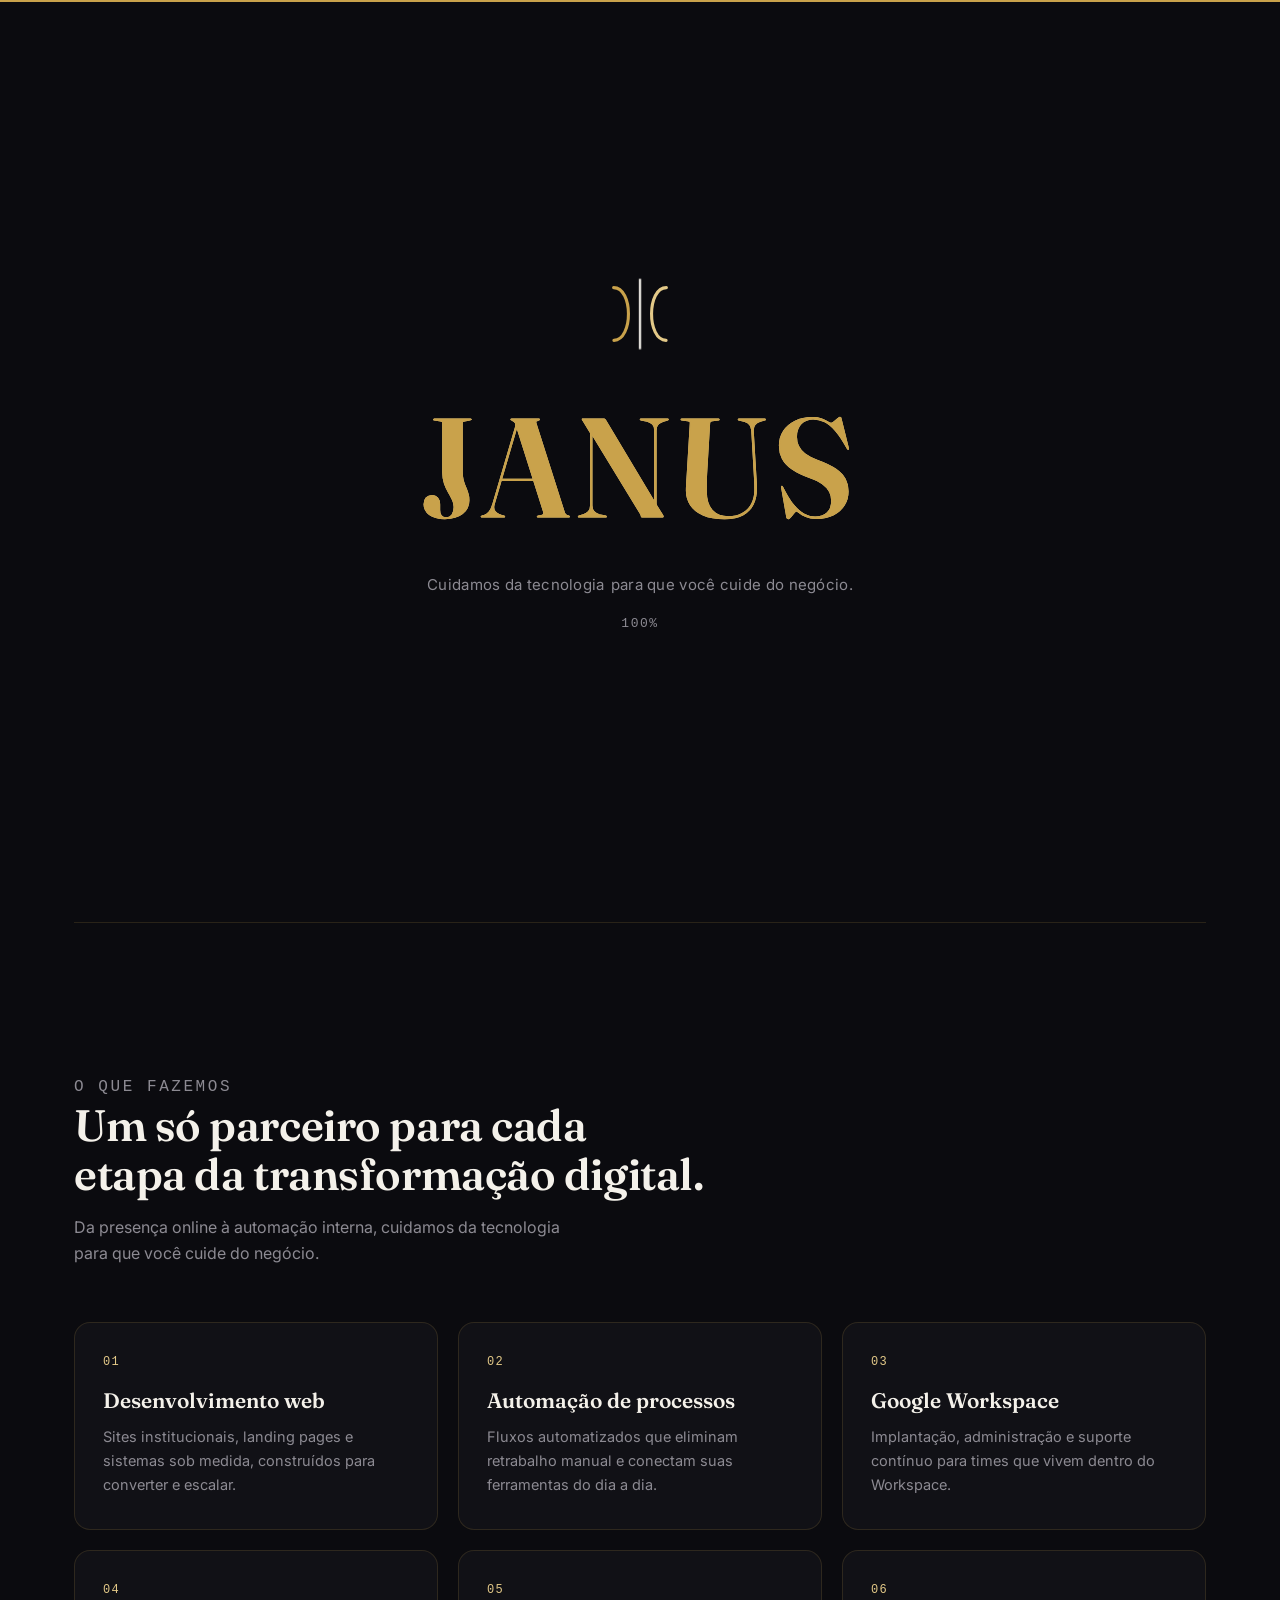
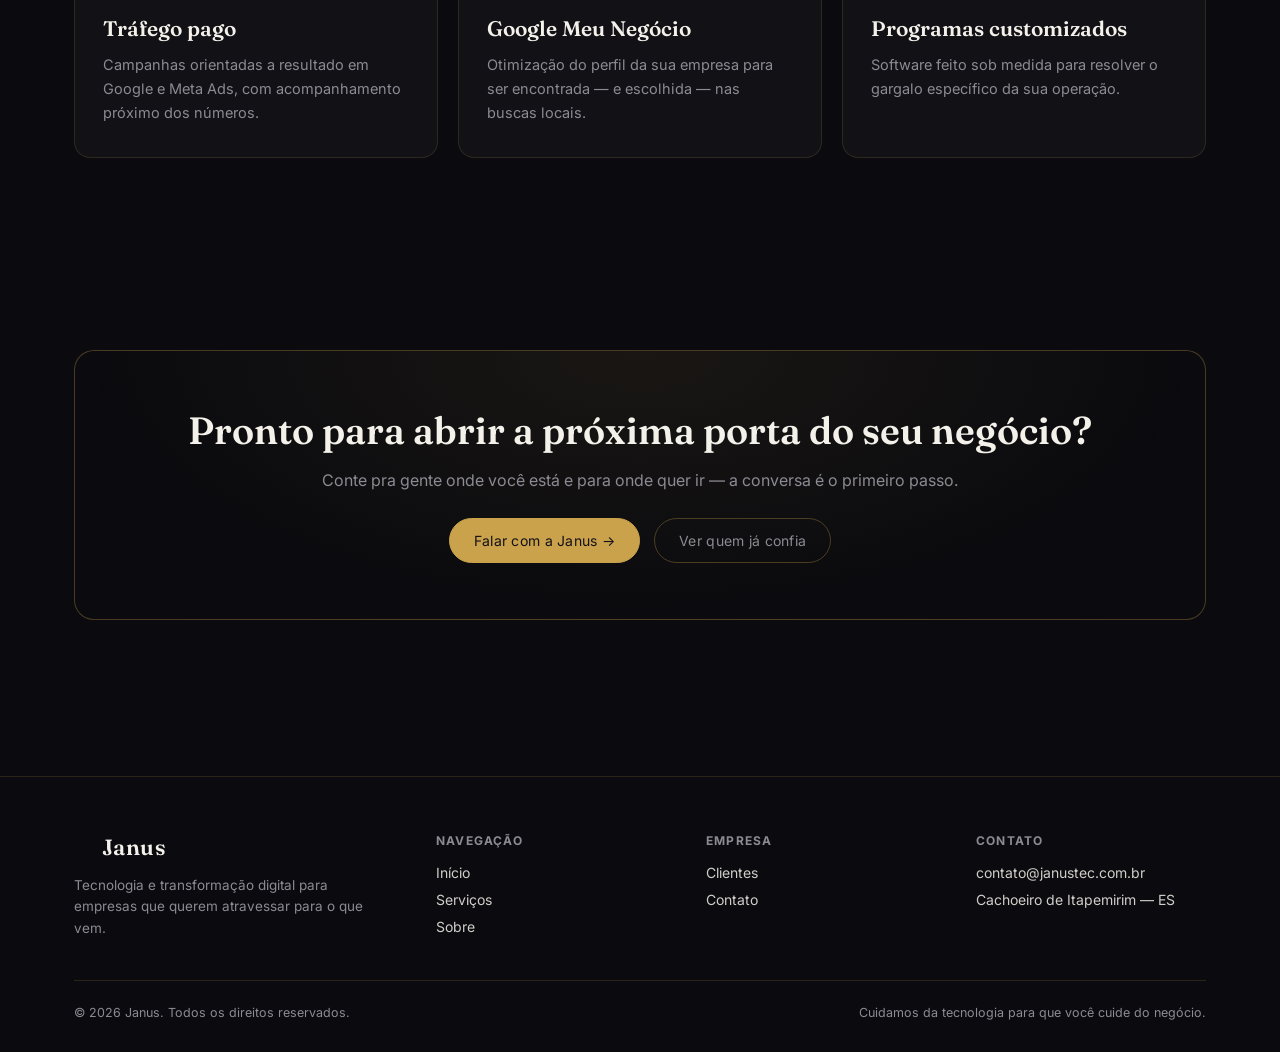
<file: index.html>
<!doctype html><html><head><meta charset=utf8><meta name=viewport content="width=device-width,initial-scale=1"><style>:root{color-scheme:light}body{margin:0;padding:0;font:14px -apple-system,BlinkMacSystemFont,sans-serif;background:#fff;color:#000}img{max-width:100%}[hidden]:not([hidden=until-found i]){display:none!important}</style></head><body>
<!doctype html>
<html lang="pt-BR" data-theme="dark">
<script>(function(){try{var t=localStorage.getItem('janus-theme');if(t==='light'){document.documentElement.setAttribute('data-theme','light');}}catch(e){}})();</script>
<head>
<meta charset="utf-8">
<meta name="viewport" content="width=device-width, initial-scale=1">
<title>Janus — Tecnologia e Transformação Digital</title>
<meta name="description" content="Janus: infraestrutura, automação, desenvolvimento web e transformação digital sob medida para o seu negócio, em Cachoeiro de Itapemirim - ES.">
<link rel="stylesheet" href="https://fonts.googleapis.com/css2?family=Fraunces:opsz,wght@9..144,500;9..144,600&family=Inter:wght@400;500;600&display=swap">
<link rel="icon" href="favicon.ico" sizes="32x32">
<link rel="icon" type="image/svg+xml" href="favicon.svg">
<link rel="icon" type="image/png" sizes="192x192" href="favicon-192.png">
<link rel="apple-touch-icon" href="apple-touch-icon.png">
<link rel="stylesheet" href="styles.css">
<style>
/* ---------- Preloader (home only) ---------- */
#preloader{
  position:fixed; inset:0; z-index:100;
  display:flex; align-items:center; justify-content:center;
  background:var(--bg);
  transition:transform 900ms cubic-bezier(.65,0,.35,1);
}
#preloader::after{
  content:"";
  position:absolute; left:0; right:0; top:0; height:2px;
  background:var(--gold);
  transform-origin:left;
  transform:scaleX(var(--progress,0));
  transition:transform 120ms linear;
}
#preloader.leaving{ transform:translateY(-100%); }
.pre-center{ display:flex; flex-direction:column; align-items:center; gap:22px }
.logo-draw{ width:clamp(48px,9vw,88px); height:auto; overflow:visible }
.logo-draw path{
  fill:none; stroke-width:1.4; stroke-linecap:round;
  stroke-dasharray:1; stroke-dashoffset:1;
  animation:drawLogo 2s linear forwards;
}
.logo-draw path.a{ stroke:var(--gold) }
.logo-draw path.b{ stroke:var(--gold-soft) }
.logo-draw line{ stroke:var(--fg); stroke-width:1; opacity:0; animation:fadeLine 2s linear forwards }
@keyframes drawLogo{ from{ stroke-dashoffset:1 } to{ stroke-dashoffset:0 } }
@keyframes fadeLine{ from{ opacity:0 } to{ opacity:1 } }
.mark{
  position:relative;
  font-family:'Fraunces',Georgia,serif; font-weight:600;
  font-size:clamp(48px,12vw,140px);
  letter-spacing:0.04em;
  -webkit-text-stroke:1px var(--gold-soft);
  color:transparent; user-select:none;
}
.mark .fill{
  position:absolute; inset:0; color:var(--gold);
  -webkit-text-stroke:1px var(--gold);
  clip-path:inset(0 100% 0 0); white-space:nowrap;
  animation:fillName 2s linear forwards;
}
@keyframes fillName{ from{ clip-path:inset(0 100% 0 0) } to{ clip-path:inset(0 0 0 0) } }
.tagline{
  margin:0;
  display:flex; flex-direction:row; flex-wrap:wrap; justify-content:center;
  gap:0 6px;
  font-family:'Inter',system-ui,-apple-system,sans-serif;
  font-size:clamp(12.5px,1.6vw,15px);
  letter-spacing:0.02em;
  color:var(--muted);
  text-align:center;
}
.tagline .line{
  opacity:0;
  transform:translateY(6px);
  transition:opacity 480ms ease, transform 480ms ease;
  white-space:nowrap;
}
.tagline .line.show{ opacity:1; transform:translateY(0) }
.pct{
  font-family:ui-monospace,'SF Mono',Consolas,monospace; font-size:13px;
  letter-spacing:0.12em; color:var(--muted); font-variant-numeric:tabular-nums;
}
.logotype .glyph{ opacity:0; transform:scale(0.6) }
.logotype .glyph.reveal{ animation:pop 560ms cubic-bezier(.2,.8,.25,1.1) forwards }
@keyframes pop{ to{ opacity:1; transform:scale(1) } }

@media (prefers-reduced-motion: reduce){
  #preloader{ transition:none }
  .mark .fill{ animation:none; clip-path:inset(0 0 0 0) }
  .logo-draw path{ animation:none; stroke-dashoffset:0 }
  .logo-draw line{ animation:none; opacity:1 }
  .tagline .line{ transition:none; opacity:1; transform:none }
}

/* ---------- Home hero ---------- */
.home-hero{
  position:relative; display:flex; align-items:center;
  min-height:min(640px,86vh); isolation:isolate; overflow:hidden;
}
.home-hero::before{
  content:""; position:absolute; inset:-60%;
  background:repeating-linear-gradient(115deg, var(--line) 0px, var(--line) 1px, transparent 1px, transparent 34px);
  animation:drift 26s linear infinite; z-index:-1;
}
.home-hero::after{
  content:""; position:absolute; inset:0;
  background:radial-gradient(ellipse at 30% 40%, rgba(201,162,75,0.10), transparent 60%);
  z-index:-1;
}
.home-hero-inner{ max-width:640px; padding-block:40px }
.home-hero h1{
  font-family:'Fraunces',Georgia,serif; font-weight:600;
  font-size:clamp(30px,6vw,58px); line-height:1.06; letter-spacing:-0.01em;
  margin:0 0 20px; text-wrap:balance;
}
.home-hero p.lede{ font-size:17px; line-height:1.6; color:var(--muted); max-width:46ch; margin:0 0 28px }
</style>
</head>
<body>

<div id="preloader" style="--progress:0">
  <div class="pre-center">
    <svg class="logo-draw" viewBox="0 0 40 40" aria-hidden="true">
      <path class="a" pathLength="1" d="M8 8c9 0 9 24 0 24"/>
      <path class="b" pathLength="1" d="M32 8c-9 0-9 24 0 24"/>
      <line x1="20" y1="4" x2="20" y2="36"/>
    </svg>
    <div class="mark" aria-hidden="true">JANUS<span class="fill">JANUS</span></div>
    <p class="tagline">
      <span class="line line-1">Cuidamos da tecnologia</span>
      <span class="line line-2">para que você cuide do negócio.</span>
    </p>
    <span class="pct" id="pct">00%</span>
  </div>
</div>

<header class="nav">
  <div class="nav-inner">
    <a href="./" class="logotype">
      <svg class="glyph" viewBox="0 0 24 24" fill="none" xmlns="http://www.w3.org/2000/svg" width="18" height="18">
        <path d="M4 4c5 0 5 16 0 16" stroke="#c9a24b" stroke-width="1.6"/>
        <path d="M20 4c-5 0-5 16 0 16" stroke="#e3c988" stroke-width="1.6"/>
        <line x1="12" y1="2" x2="12" y2="22" stroke="#f4f1ea" stroke-width="1"/>
      </svg>
      Janus
    </a>
    <ul class="nav-links">
      <li><a href="./" class="active">Início</a></li>
      <li><a href="servicos">Serviços</a></li>
      <li><a href="sobre">Sobre</a></li>
      <li><a href="clientes">Clientes</a></li>
      <li><a href="contato">Contato</a></li>
    </ul>
    <div class="nav-actions">
      <button class="theme-toggle" id="theme-toggle" type="button" aria-label="Alternar tema claro/escuro">
        <svg class="icon-sun" viewBox="0 0 24 24" fill="none" stroke="currentColor" stroke-width="1.5" stroke-linecap="round" stroke-linejoin="round">
          <circle cx="12" cy="12" r="4"/>
          <path d="M12 2v2M12 20v2M4.9 4.9l1.4 1.4M17.7 17.7l1.4 1.4M2 12h2M20 12h2M4.9 19.1l1.4-1.4M17.7 6.3l1.4-1.4"/>
        </svg>
        <svg class="icon-moon" viewBox="0 0 24 24" fill="none" stroke="currentColor" stroke-width="1.5" stroke-linecap="round" stroke-linejoin="round">
          <path d="M21 12.8A9 9 0 1 1 11.2 3 7 7 0 0 0 21 12.8Z"/>
        </svg>
      </button>
      <a href="contato" class="nav-cta">Fale conosco →</a>
      <button class="burger" aria-label="Abrir menu"><span></span><span></span><span></span></button>
    </div>
  </div>
</header>

<div class="mobile-menu">
  <div class="top">
    <span class="logotype">
      <svg class="glyph" viewBox="0 0 24 24" fill="none" width="18" height="18">
        <path d="M4 4c5 0 5 16 0 16" stroke="#c9a24b" stroke-width="1.6"/>
        <path d="M20 4c-5 0-5 16 0 16" stroke="#e3c988" stroke-width="1.6"/>
        <line x1="12" y1="2" x2="12" y2="22" stroke="#f4f1ea" stroke-width="1"/>
      </svg>
      Janus
    </span>
    <div style="display:flex; align-items:center; gap:10px">
      <button class="theme-toggle" id="theme-toggle-mobile" type="button" aria-label="Alternar tema claro/escuro">
        <svg class="icon-sun" viewBox="0 0 24 24" fill="none" stroke="currentColor" stroke-width="1.5" stroke-linecap="round" stroke-linejoin="round">
          <circle cx="12" cy="12" r="4"/>
          <path d="M12 2v2M12 20v2M4.9 4.9l1.4 1.4M17.7 17.7l1.4 1.4M2 12h2M20 12h2M4.9 19.1l1.4-1.4M17.7 6.3l1.4-1.4"/>
        </svg>
        <svg class="icon-moon" viewBox="0 0 24 24" fill="none" stroke="currentColor" stroke-width="1.5" stroke-linecap="round" stroke-linejoin="round">
          <path d="M21 12.8A9 9 0 1 1 11.2 3 7 7 0 0 0 21 12.8Z"/>
        </svg>
      </button>
      <button class="close" aria-label="Fechar menu">✕</button>
    </div>
  </div>
  <nav>
    <a href="./">Início</a>
    <a href="servicos">Serviços</a>
    <a href="sobre">Sobre</a>
    <a href="clientes">Clientes</a>
    <a href="contato">Contato</a>
  </nav>
  <a href="contato" class="btn solid cta">Fale conosco →</a>
</div>

<main>

  <section class="home-hero">
    <div class="wrap">
      <div class="home-hero-inner">
        <p class="eyebrow">Tecnologia · Transformação Digital</p>
        <h1>Toda transformação começa por uma porta.</h1>
        <p class="lede">A Janus guia empresas pela travessia entre o que já funcionou e o que ainda vai construir — infraestrutura, automação e sistemas sob medida, com a clareza de quem sabe o momento certo de atravessar.</p>
        <div class="cta-row">
          <a href="contato" class="btn solid">Conhecer a Janus →</a>
          <a href="servicos" class="btn ghost">Ver serviços</a>
        </div>
      </div>
    </div>
  </section>

  <div class="wrap">

  <section class="tight">
    <div class="stats reveal">
      <div class="stat"><b>2026</b><span>ano de fundação</span></div>
      <div class="stat"><b>360°</b><span>diagnóstico digital</span></div>
      <div class="stat"><b>7+</b><span>frentes de serviço</span></div>
      <div class="stat"><b>ES</b><span>Cachoeiro de Itapemirim</span></div>
    </div>
  </section>

  <section>
    <div class="section-head reveal">
      <p class="eyebrow">O que fazemos</p>
      <h2>Um só parceiro para cada etapa da transformação digital.</h2>
      <p>Da presença online à automação interna, cuidamos da tecnologia para que você cuide do negócio.</p>
    </div>
    <div class="grid cols-3">
      <div class="card reveal">
        <span class="num">01</span>
        <h3>Desenvolvimento web</h3>
        <p>Sites institucionais, landing pages e sistemas sob medida, construídos para converter e escalar.</p>
      </div>
      <div class="card reveal">
        <span class="num">02</span>
        <h3>Automação de processos</h3>
        <p>Fluxos automatizados que eliminam retrabalho manual e conectam suas ferramentas do dia a dia.</p>
      </div>
      <div class="card reveal">
        <span class="num">03</span>
        <h3>Google Workspace</h3>
        <p>Implantação, administração e suporte contínuo para times que vivem dentro do Workspace.</p>
      </div>
      <div class="card reveal">
        <span class="num">04</span>
        <h3>Tráfego pago</h3>
        <p>Campanhas orientadas a resultado em Google e Meta Ads, com acompanhamento próximo dos números.</p>
      </div>
      <div class="card reveal">
        <span class="num">05</span>
        <h3>Google Meu Negócio</h3>
        <p>Otimização do perfil da sua empresa para ser encontrada — e escolhida — nas buscas locais.</p>
      </div>
      <div class="card reveal">
        <span class="num">06</span>
        <h3>Programas customizados</h3>
        <p>Software feito sob medida para resolver o gargalo específico da sua operação.</p>
      </div>
    </div>
  </section>

  <section>
    <div class="cta-band reveal">
      <h2>Pronto para abrir a próxima porta do seu negócio?</h2>
      <p>Conte pra gente onde você está e para onde quer ir — a conversa é o primeiro passo.</p>
      <div class="cta-row">
        <a href="contato" class="btn solid">Falar com a Janus →</a>
        <a href="clientes" class="btn ghost">Ver quem já confia</a>
      </div>
    </div>
  </section>

  </div>
</main>

<footer class="site-footer">
  <div class="wrap">
    <div class="footer-grid">
      <div class="footer-brand">
        <span class="logotype">
          <svg class="glyph" viewBox="0 0 24 24" fill="none" width="18" height="18">
            <path d="M4 4c5 0 5 16 0 16" stroke="#c9a24b" stroke-width="1.6"/>
            <path d="M20 4c-5 0-5 16 0 16" stroke="#e3c988" stroke-width="1.6"/>
            <line x1="12" y1="2" x2="12" y2="22" stroke="#f4f1ea" stroke-width="1"/>
          </svg>
          Janus
        </span>
        <p>Tecnologia e transformação digital para empresas que querem atravessar para o que vem.</p>
      </div>
      <div>
        <h5>Navegação</h5>
        <ul>
          <li><a href="./">Início</a></li>
          <li><a href="servicos">Serviços</a></li>
          <li><a href="sobre">Sobre</a></li>
        </ul>
      </div>
      <div>
        <h5>Empresa</h5>
        <ul>
          <li><a href="clientes">Clientes</a></li>
          <li><a href="contato">Contato</a></li>
        </ul>
      </div>
      <div>
        <h5>Contato</h5>
        <ul>
          <li><a href="mailto:contato@janustec.com.br">contato@janustec.com.br</a></li>
          <li><a href="#">Cachoeiro de Itapemirim — ES</a></li>
        </ul>
      </div>
    </div>
    <div class="footer-bottom">
      <span>© 2026 Janus. Todos os direitos reservados.</span>
      <span>Cuidamos da tecnologia para que você cuide do negócio.</span>
    </div>
  </div>
</footer>

<script>
(function(){
  var pre = document.getElementById('preloader');
  var pct = document.getElementById('pct');
  var line1 = document.querySelector('.tagline .line-1');
  var line2 = document.querySelector('.tagline .line-2');
  var n = 0;

  var reduced = window.matchMedia('(prefers-reduced-motion: reduce)').matches;

  function reveal(){
    var glyph = document.querySelector('.logotype .glyph');
    if (glyph){ glyph.classList.add('reveal'); }
  }

  if (reduced){
    pre.remove();
    reveal();
  } else {
    var step = function(){
      n += Math.max(2.2, (100 - n) / 7);
      if (n >= 100){ n = 100; }
      pre.style.setProperty('--progress', (n/100).toFixed(3));
      pct.textContent = String(Math.floor(n)).padStart(2,'0') + '%';
      if (n >= 25 && line1){ line1.classList.add('show'); }
      if (n >= 50 && line2){ line2.classList.add('show'); }
      if (n < 100){
        requestAnimationFrame(step);
      } else {
        var elapsed = performance.now() - startTime;
        var wait = Math.max(0, 2000 - elapsed) + 260;
        setTimeout(function(){
          pre.classList.add('leaving');
          reveal();
          setTimeout(function(){ pre.remove(); }, 950);
        }, wait);
      }
    };
    var startTime = performance.now();
    requestAnimationFrame(step);
  }
})();
</script>
<script src="script.js"></script>
</body>
</html>

</body></html>
</file>
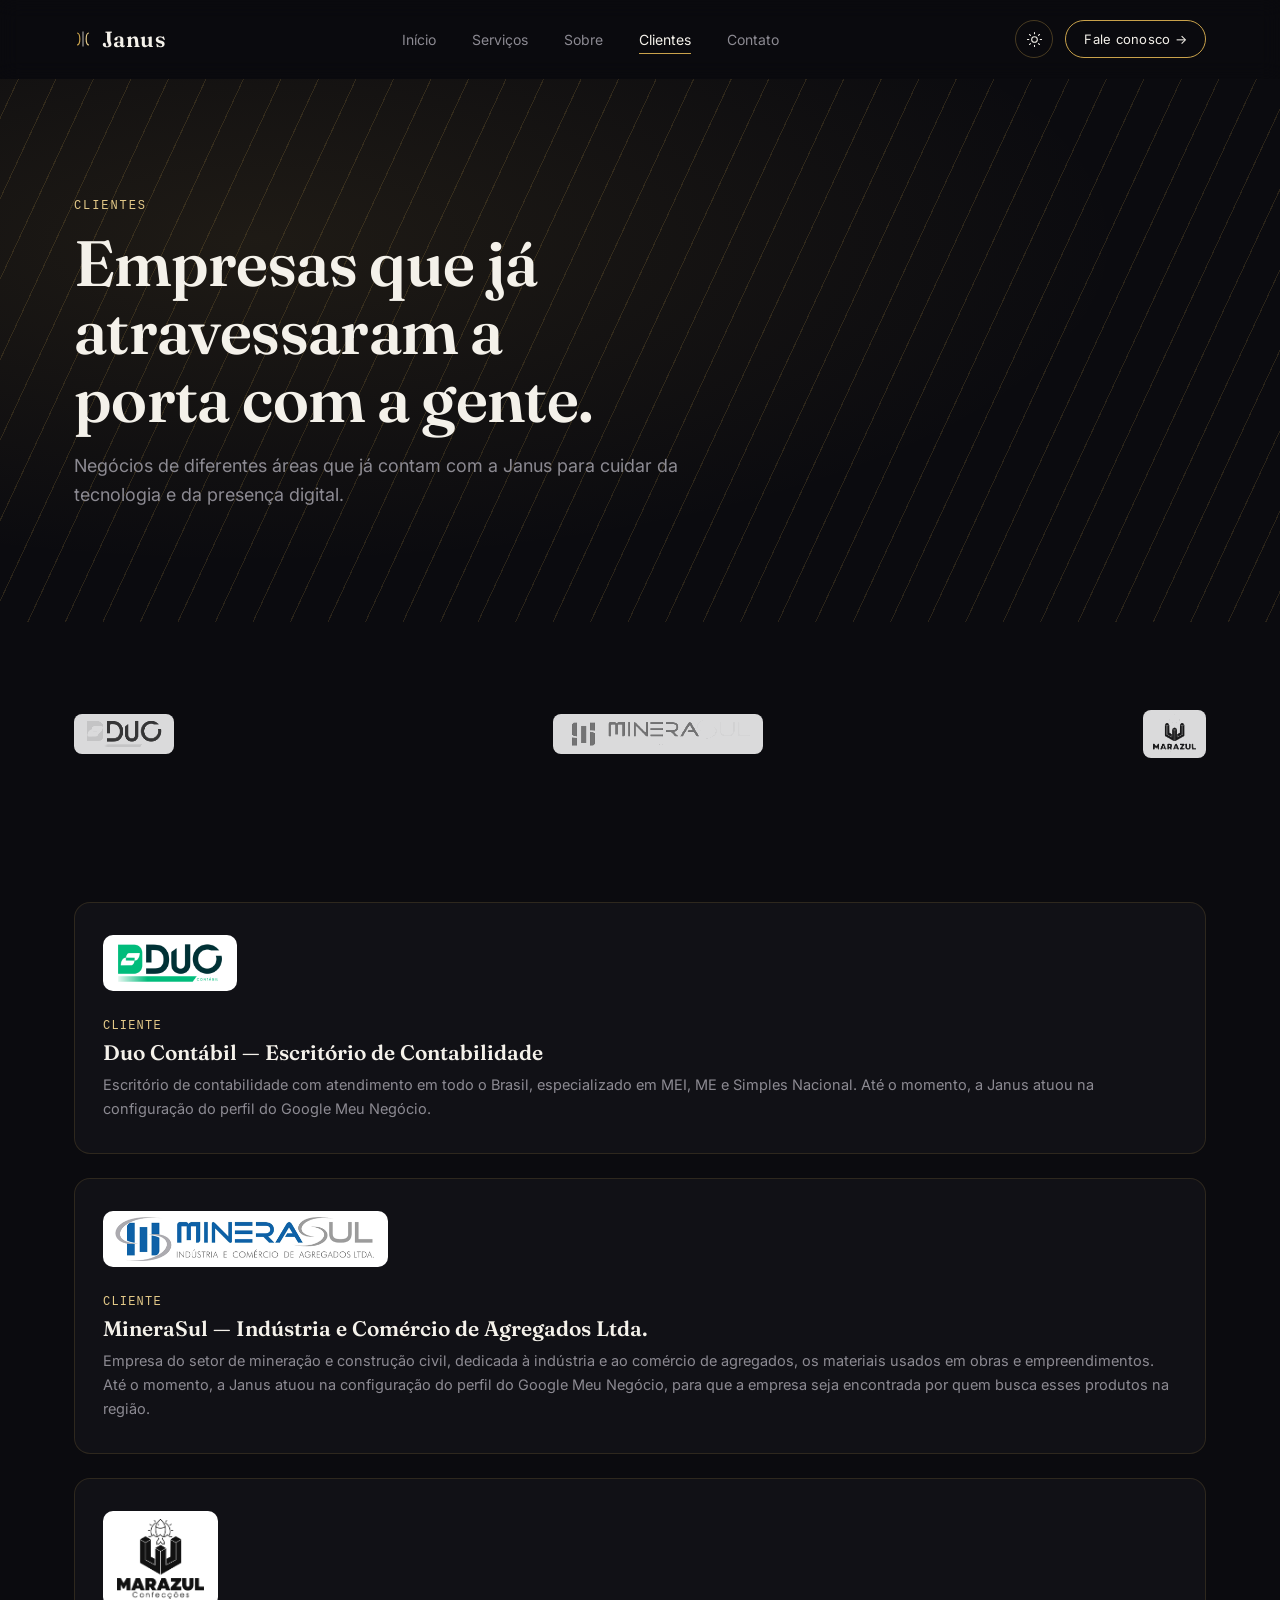
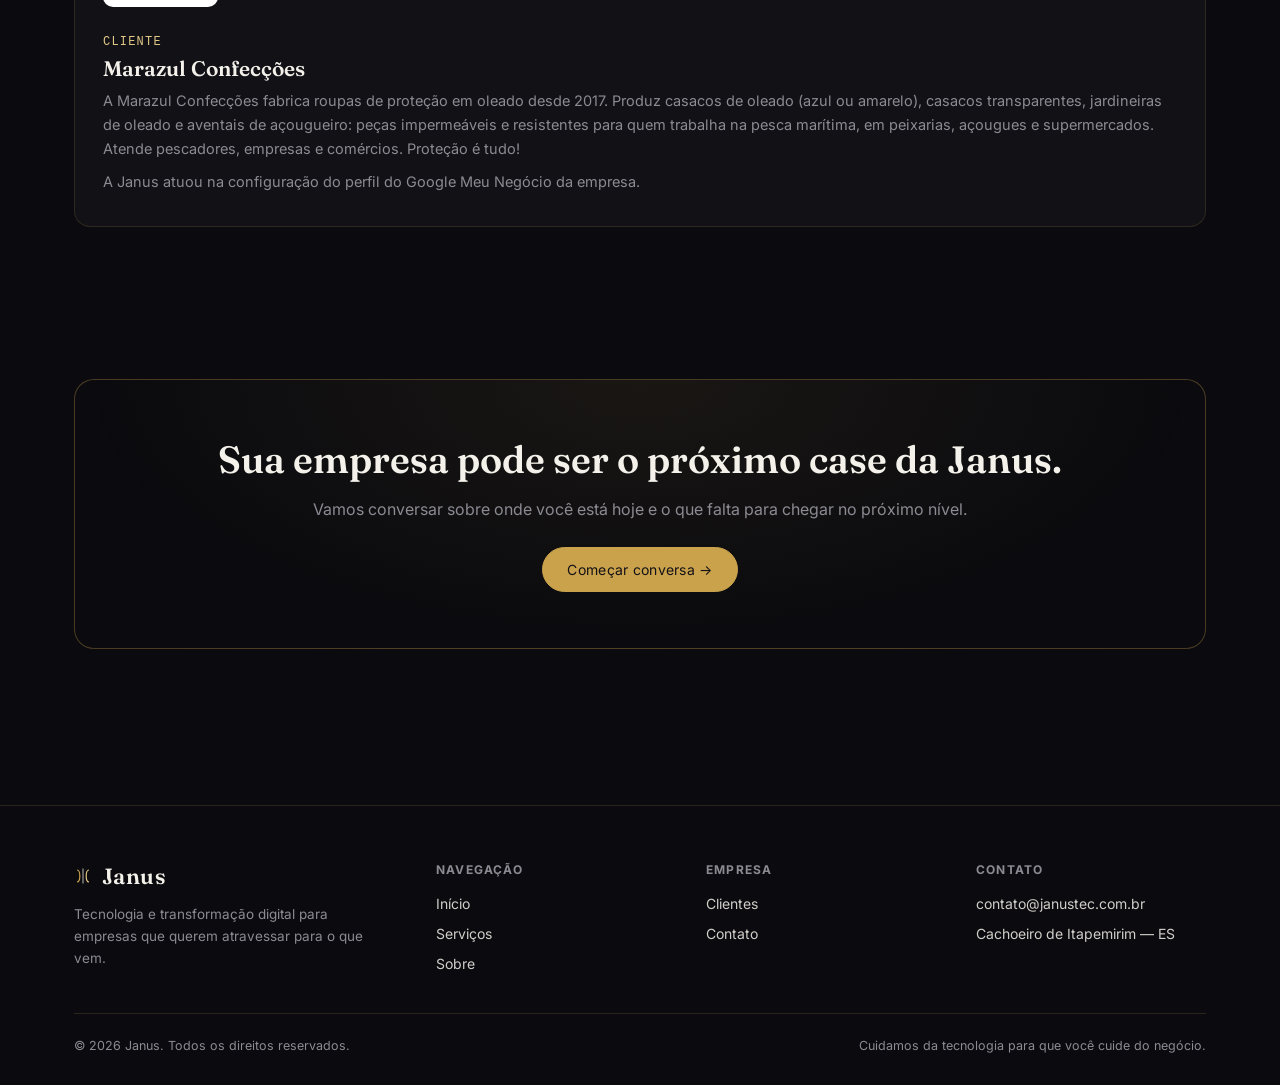
<file: clientes.html>
<!doctype html>
<html lang="pt-BR" data-theme="dark">
<script>(function(){try{var t=localStorage.getItem('janus-theme');if(t==='light'){document.documentElement.setAttribute('data-theme','light');}}catch(e){}})();</script>
<head>
<meta charset="utf-8">
<meta name="viewport" content="width=device-width, initial-scale=1">
<title>Clientes — Janus</title>
<meta name="description" content="Empresas que confiam na Janus para conduzir sua transformação digital.">
<link rel="stylesheet" href="https://fonts.googleapis.com/css2?family=Fraunces:opsz,wght@9..144,500;9..144,600&family=Inter:wght@400;500;600&display=swap">
<link rel="icon" href="favicon.ico" sizes="32x32">
<link rel="icon" type="image/svg+xml" href="favicon.svg">
<link rel="icon" type="image/png" sizes="192x192" href="favicon-192.png">
<link rel="apple-touch-icon" href="apple-touch-icon.png">
<link rel="stylesheet" href="styles.css">
</head>
<body>

<header class="nav">
  <div class="nav-inner">
    <a href="./" class="logotype">
      <svg class="glyph" viewBox="0 0 24 24" fill="none" width="18" height="18">
        <path d="M4 4c5 0 5 16 0 16" stroke="#c9a24b" stroke-width="1.6"/>
        <path d="M20 4c-5 0-5 16 0 16" stroke="#e3c988" stroke-width="1.6"/>
        <line x1="12" y1="2" x2="12" y2="22" stroke="#f4f1ea" stroke-width="1"/>
      </svg>
      Janus
    </a>
    <ul class="nav-links">
      <li><a href="./">Início</a></li>
      <li><a href="servicos">Serviços</a></li>
      <li><a href="sobre">Sobre</a></li>
      <li><a href="clientes" class="active">Clientes</a></li>
      <li><a href="contato">Contato</a></li>
    </ul>
    <div class="nav-actions">
      <button class="theme-toggle" id="theme-toggle" type="button" aria-label="Alternar tema claro/escuro">
        <svg class="icon-sun" viewBox="0 0 24 24" fill="none" stroke="currentColor" stroke-width="1.5" stroke-linecap="round" stroke-linejoin="round">
          <circle cx="12" cy="12" r="4"/>
          <path d="M12 2v2M12 20v2M4.9 4.9l1.4 1.4M17.7 17.7l1.4 1.4M2 12h2M20 12h2M4.9 19.1l1.4-1.4M17.7 6.3l1.4-1.4"/>
        </svg>
        <svg class="icon-moon" viewBox="0 0 24 24" fill="none" stroke="currentColor" stroke-width="1.5" stroke-linecap="round" stroke-linejoin="round">
          <path d="M21 12.8A9 9 0 1 1 11.2 3 7 7 0 0 0 21 12.8Z"/>
        </svg>
      </button>
      <a href="contato" class="nav-cta">Fale conosco →</a>
      <button class="burger" aria-label="Abrir menu"><span></span><span></span><span></span></button>
    </div>
  </div>
</header>

<div class="mobile-menu">
  <div class="top">
    <span class="logotype">
      <svg class="glyph" viewBox="0 0 24 24" fill="none" width="18" height="18">
        <path d="M4 4c5 0 5 16 0 16" stroke="#c9a24b" stroke-width="1.6"/>
        <path d="M20 4c-5 0-5 16 0 16" stroke="#e3c988" stroke-width="1.6"/>
        <line x1="12" y1="2" x2="12" y2="22" stroke="#f4f1ea" stroke-width="1"/>
      </svg>
      Janus
    </span>
    <div style="display:flex; align-items:center; gap:10px">
      <button class="theme-toggle" id="theme-toggle-mobile" type="button" aria-label="Alternar tema claro/escuro">
        <svg class="icon-sun" viewBox="0 0 24 24" fill="none" stroke="currentColor" stroke-width="1.5" stroke-linecap="round" stroke-linejoin="round">
          <circle cx="12" cy="12" r="4"/>
          <path d="M12 2v2M12 20v2M4.9 4.9l1.4 1.4M17.7 17.7l1.4 1.4M2 12h2M20 12h2M4.9 19.1l1.4-1.4M17.7 6.3l1.4-1.4"/>
        </svg>
        <svg class="icon-moon" viewBox="0 0 24 24" fill="none" stroke="currentColor" stroke-width="1.5" stroke-linecap="round" stroke-linejoin="round">
          <path d="M21 12.8A9 9 0 1 1 11.2 3 7 7 0 0 0 21 12.8Z"/>
        </svg>
      </button>
      <button class="close" aria-label="Fechar menu">✕</button>
    </div>
  </div>
  <nav>
    <a href="./">Início</a>
    <a href="servicos">Serviços</a>
    <a href="sobre">Sobre</a>
    <a href="clientes">Clientes</a>
    <a href="contato">Contato</a>
  </nav>
  <a href="contato" class="btn solid cta">Fale conosco →</a>
</div>

<main>
  <section class="page-hero">
    <div class="wrap">
      <p class="eyebrow reveal">Clientes</p>
      <h1 class="reveal">Empresas que já atravessaram a porta com a gente.</h1>
      <p class="lede reveal">Negócios de diferentes áreas que já contam com a Janus para cuidar da tecnologia e da presença digital.</p>
    </div>
  </section>

  <section class="tight">
    <div class="wrap">
      <div class="logos-strip reveal">
        <img src="assets/duo-logo.png" alt="Duo Contábil — Escritório de Contabilidade" style="height:40px; width:auto; background:#fff; border-radius:8px; padding:4px 10px">
        <img src="assets/minerasul-logo.png" alt="MineraSul — Indústria e Comércio de Agregados Ltda." style="height:40px; width:auto; background:#fff; border-radius:8px; padding:4px 10px">
        <img src="assets/marazul-logo.png" alt="Marazul Confecções" style="height:48px; width:auto; background:#fff; border-radius:8px; padding:4px 10px">
      </div>
    </div>
  </section>

  <section class="tight">
    <div class="wrap">
      <div class="card reveal" style="display:flex; gap:28px; align-items:center; flex-wrap:wrap">
        <img src="assets/duo-logo.png" alt="Duo Contábil" style="height:56px; width:auto; flex:none; background:#fff; border-radius:10px; padding:6px 12px">
        <div>
          <span class="num" style="margin-bottom:6px">CLIENTE</span>
          <h3 style="margin-bottom:8px">Duo Contábil — Escritório de Contabilidade</h3>
          <p>Escritório de contabilidade com atendimento em todo o Brasil, especializado em MEI, ME e Simples Nacional. Até o momento, a Janus atuou na configuração do perfil do Google Meu Negócio.</p>
        </div>
      </div>
      <div class="card reveal" style="display:flex; gap:28px; align-items:center; flex-wrap:wrap; margin-top:24px">
        <img src="assets/minerasul-logo.png" alt="MineraSul" style="height:56px; width:auto; flex:none; background:#fff; border-radius:10px; padding:6px 12px">
        <div>
          <span class="num" style="margin-bottom:6px">CLIENTE</span>
          <h3 style="margin-bottom:8px">MineraSul — Indústria e Comércio de Agregados Ltda.</h3>
          <p>Empresa do setor de mineração e construção civil, dedicada à indústria e ao comércio de agregados, os materiais usados em obras e empreendimentos. Até o momento, a Janus atuou na configuração do perfil do Google Meu Negócio, para que a empresa seja encontrada por quem busca esses produtos na região.</p>
        </div>
      </div>
      <div class="card reveal" style="display:flex; gap:28px; align-items:center; flex-wrap:wrap; margin-top:24px">
        <img src="assets/marazul-logo.png" alt="Marazul Confecções" style="height:96px; width:auto; flex:none; background:#fff; border-radius:10px; padding:8px 14px">
        <div>
          <span class="num" style="margin-bottom:6px">CLIENTE</span>
          <h3 style="margin-bottom:8px">Marazul Confecções</h3>
          <p>A Marazul Confecções fabrica roupas de proteção em oleado desde 2017. Produz casacos de oleado (azul ou amarelo), casacos transparentes, jardineiras de oleado e aventais de açougueiro: peças impermeáveis e resistentes para quem trabalha na pesca marítima, em peixarias, açougues e supermercados. Atende pescadores, empresas e comércios. Proteção é tudo!</p>
          <p style="margin-top:10px">A Janus atuou na configuração do perfil do Google Meu Negócio da empresa.</p>
        </div>
      </div>
    </div>
  </section>

  <section>
    <div class="wrap">
      <div class="cta-band reveal">
        <h2>Sua empresa pode ser o próximo case da Janus.</h2>
        <p>Vamos conversar sobre onde você está hoje e o que falta para chegar no próximo nível.</p>
        <div class="cta-row">
          <a href="contato" class="btn solid">Começar conversa →</a>
        </div>
      </div>
    </div>
  </section>
</main>

<footer class="site-footer">
  <div class="wrap">
    <div class="footer-grid">
      <div class="footer-brand">
        <span class="logotype">
          <svg class="glyph" viewBox="0 0 24 24" fill="none" width="18" height="18">
            <path d="M4 4c5 0 5 16 0 16" stroke="#c9a24b" stroke-width="1.6"/>
            <path d="M20 4c-5 0-5 16 0 16" stroke="#e3c988" stroke-width="1.6"/>
            <line x1="12" y1="2" x2="12" y2="22" stroke="#f4f1ea" stroke-width="1"/>
          </svg>
          Janus
        </span>
        <p>Tecnologia e transformação digital para empresas que querem atravessar para o que vem.</p>
      </div>
      <div>
        <h5>Navegação</h5>
        <ul>
          <li><a href="./">Início</a></li>
          <li><a href="servicos">Serviços</a></li>
          <li><a href="sobre">Sobre</a></li>
        </ul>
      </div>
      <div>
        <h5>Empresa</h5>
        <ul>
          <li><a href="clientes">Clientes</a></li>
          <li><a href="contato">Contato</a></li>
        </ul>
      </div>
      <div>
        <h5>Contato</h5>
        <ul>
          <li><a href="mailto:contato@janustec.com.br">contato@janustec.com.br</a></li>
          <li><a href="#">Cachoeiro de Itapemirim — ES</a></li>
        </ul>
      </div>
    </div>
    <div class="footer-bottom">
      <span>© 2026 Janus. Todos os direitos reservados.</span>
      <span>Cuidamos da tecnologia para que você cuide do negócio.</span>
    </div>
  </div>
</footer>

<script src="script.js"></script>
</body>
</html>
</file>
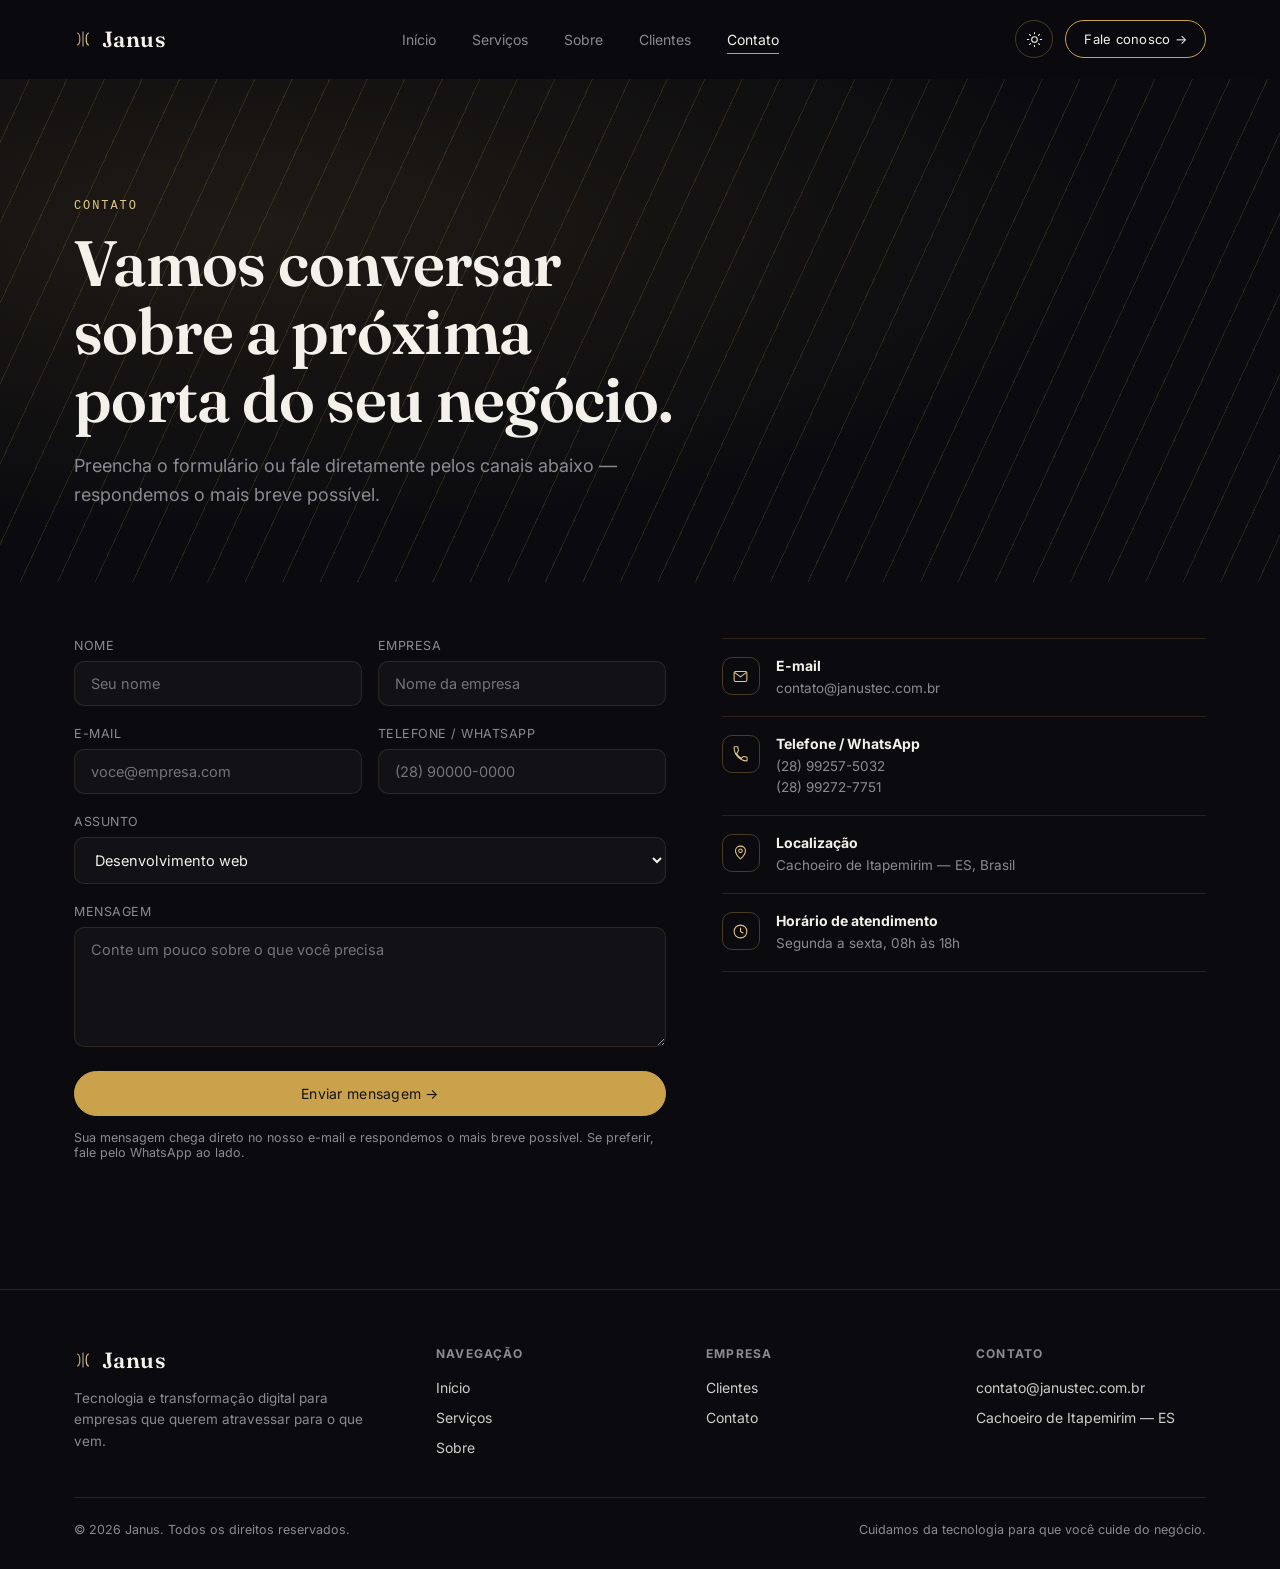
<file: contato.html>
<!doctype html>
<html lang="pt-BR" data-theme="dark">
<script>(function(){try{var t=localStorage.getItem('janus-theme');if(t==='light'){document.documentElement.setAttribute('data-theme','light');}}catch(e){}})();</script>
<head>
<meta charset="utf-8">
<meta name="viewport" content="width=device-width, initial-scale=1">
<title>Contato — Janus</title>
<meta name="description" content="Fale com a Janus: tecnologia e transformação digital em Cachoeiro de Itapemirim - ES.">
<link rel="stylesheet" href="https://fonts.googleapis.com/css2?family=Fraunces:opsz,wght@9..144,500;9..144,600&family=Inter:wght@400;500;600&display=swap">
<link rel="icon" href="favicon.ico" sizes="32x32">
<link rel="icon" type="image/svg+xml" href="favicon.svg">
<link rel="icon" type="image/png" sizes="192x192" href="favicon-192.png">
<link rel="apple-touch-icon" href="apple-touch-icon.png">
<link rel="stylesheet" href="styles.css">
</head>
<body>

<header class="nav">
  <div class="nav-inner">
    <a href="./" class="logotype">
      <svg class="glyph" viewBox="0 0 24 24" fill="none" width="18" height="18">
        <path d="M4 4c5 0 5 16 0 16" stroke="#c9a24b" stroke-width="1.6"/>
        <path d="M20 4c-5 0-5 16 0 16" stroke="#e3c988" stroke-width="1.6"/>
        <line x1="12" y1="2" x2="12" y2="22" stroke="#f4f1ea" stroke-width="1"/>
      </svg>
      Janus
    </a>
    <ul class="nav-links">
      <li><a href="./">Início</a></li>
      <li><a href="servicos">Serviços</a></li>
      <li><a href="sobre">Sobre</a></li>
      <li><a href="clientes">Clientes</a></li>
      <li><a href="contato" class="active">Contato</a></li>
    </ul>
    <div class="nav-actions">
      <button class="theme-toggle" id="theme-toggle" type="button" aria-label="Alternar tema claro/escuro">
        <svg class="icon-sun" viewBox="0 0 24 24" fill="none" stroke="currentColor" stroke-width="1.5" stroke-linecap="round" stroke-linejoin="round">
          <circle cx="12" cy="12" r="4"/>
          <path d="M12 2v2M12 20v2M4.9 4.9l1.4 1.4M17.7 17.7l1.4 1.4M2 12h2M20 12h2M4.9 19.1l1.4-1.4M17.7 6.3l1.4-1.4"/>
        </svg>
        <svg class="icon-moon" viewBox="0 0 24 24" fill="none" stroke="currentColor" stroke-width="1.5" stroke-linecap="round" stroke-linejoin="round">
          <path d="M21 12.8A9 9 0 1 1 11.2 3 7 7 0 0 0 21 12.8Z"/>
        </svg>
      </button>
      <a href="contato" class="nav-cta">Fale conosco →</a>
      <button class="burger" aria-label="Abrir menu"><span></span><span></span><span></span></button>
    </div>
  </div>
</header>

<div class="mobile-menu">
  <div class="top">
    <span class="logotype">
      <svg class="glyph" viewBox="0 0 24 24" fill="none" width="18" height="18">
        <path d="M4 4c5 0 5 16 0 16" stroke="#c9a24b" stroke-width="1.6"/>
        <path d="M20 4c-5 0-5 16 0 16" stroke="#e3c988" stroke-width="1.6"/>
        <line x1="12" y1="2" x2="12" y2="22" stroke="#f4f1ea" stroke-width="1"/>
      </svg>
      Janus
    </span>
    <div style="display:flex; align-items:center; gap:10px">
      <button class="theme-toggle" id="theme-toggle-mobile" type="button" aria-label="Alternar tema claro/escuro">
        <svg class="icon-sun" viewBox="0 0 24 24" fill="none" stroke="currentColor" stroke-width="1.5" stroke-linecap="round" stroke-linejoin="round">
          <circle cx="12" cy="12" r="4"/>
          <path d="M12 2v2M12 20v2M4.9 4.9l1.4 1.4M17.7 17.7l1.4 1.4M2 12h2M20 12h2M4.9 19.1l1.4-1.4M17.7 6.3l1.4-1.4"/>
        </svg>
        <svg class="icon-moon" viewBox="0 0 24 24" fill="none" stroke="currentColor" stroke-width="1.5" stroke-linecap="round" stroke-linejoin="round">
          <path d="M21 12.8A9 9 0 1 1 11.2 3 7 7 0 0 0 21 12.8Z"/>
        </svg>
      </button>
      <button class="close" aria-label="Fechar menu">✕</button>
    </div>
  </div>
  <nav>
    <a href="./">Início</a>
    <a href="servicos">Serviços</a>
    <a href="sobre">Sobre</a>
    <a href="clientes">Clientes</a>
    <a href="contato">Contato</a>
  </nav>
  <a href="contato" class="btn solid cta">Fale conosco →</a>
</div>

<main>
  <section class="page-hero" style="padding-bottom:40px">
    <div class="wrap">
      <p class="eyebrow reveal">Contato</p>
      <h1 class="reveal">Vamos conversar sobre a próxima porta do seu negócio.</h1>
      <p class="lede reveal">Preencha o formulário ou fale diretamente pelos canais abaixo — respondemos o mais breve possível.</p>
    </div>
  </section>

  <section class="tight">
    <div class="wrap">
      <div class="form-grid">
        <form id="contact-form" class="reveal">
          <div class="field-row">
            <div class="field">
              <label for="name">Nome</label>
              <input id="name" name="name" type="text" placeholder="Seu nome" required>
            </div>
            <div class="field">
              <label for="company">Empresa</label>
              <input id="company" name="company" type="text" placeholder="Nome da empresa">
            </div>
          </div>
          <div class="field-row">
            <div class="field">
              <label for="email">E-mail</label>
              <input id="email" name="email" type="email" placeholder="voce@empresa.com" required>
            </div>
            <div class="field">
              <label for="phone">Telefone / WhatsApp</label>
              <input id="phone" name="phone" type="tel" placeholder="(28) 90000-0000">
            </div>
          </div>
          <div class="field">
            <label for="service">Assunto</label>
            <select id="service" name="service">
              <option>Desenvolvimento web</option>
              <option>Automação de processos</option>
              <option>Google Workspace</option>
              <option>Tráfego pago</option>
              <option>Google Meu Negócio</option>
              <option>Programa customizado</option>
              <option>Transformação digital (geral)</option>
              <option>Outro assunto</option>
            </select>
          </div>
          <div class="field">
            <label for="message">Mensagem</label>
            <textarea id="message" name="message" placeholder="Conte um pouco sobre o que você precisa" required></textarea>
          </div>
          <button type="submit" class="btn solid" style="width:100%; justify-content:center">Enviar mensagem →</button>
          <p style="font-size:12.5px; color:var(--muted); margin-top:14px">Sua mensagem chega direto no nosso e-mail e respondemos o mais breve possível. Se preferir, fale pelo WhatsApp ao lado.</p>
        </form>

        <div class="contact-info reveal">
          <div class="item">
            <div class="ico">
              <svg viewBox="0 0 24 24" fill="none" width="17" height="17" stroke="currentColor" stroke-width="1.5" stroke-linecap="round" stroke-linejoin="round">
                <rect x="3" y="5" width="18" height="14" rx="2"/>
                <path d="m4 6.5 8 6 8-6"/>
              </svg>
            </div>
            <div><h4>E-mail</h4><p><a href="mailto:contato@janustec.com.br">contato@janustec.com.br</a></p></div>
          </div>
          <div class="item">
            <div class="ico">
              <svg viewBox="0 0 24 24" fill="none" width="17" height="17" stroke="currentColor" stroke-width="1.5" stroke-linecap="round" stroke-linejoin="round">
                <path d="M6.6 10.8c1.4 2.8 3.8 5.2 6.6 6.6l2.2-2.2c.3-.3.7-.4 1.1-.3 1.2.4 2.5.6 3.8.6.6 0 1 .4 1 1V20c0 .6-.4 1-1 1C11.6 21 3 12.4 3 2c0-.6.4-1 1-1h3.5c.6 0 1 .4 1 1 0 1.3.2 2.6.6 3.8.1.4 0 .8-.3 1.1L6.6 10.8Z"/>
              </svg>
            </div>
            <div><h4>Telefone / WhatsApp</h4><p><a href="https://wa.me/5528992575032" target="_blank" rel="noopener">(28) 99257-5032</a><br><a href="https://wa.me/5528992727751" target="_blank" rel="noopener">(28) 99272-7751</a></p></div>
          </div>
          <div class="item">
            <div class="ico">
              <svg viewBox="0 0 24 24" fill="none" width="17" height="17" stroke="currentColor" stroke-width="1.5" stroke-linecap="round" stroke-linejoin="round">
                <path d="M12 21s7-6.1 7-11.5C19 5.9 15.9 3 12 3S5 5.9 5 9.5C5 14.9 12 21 12 21Z"/>
                <circle cx="12" cy="9.5" r="2.5"/>
              </svg>
            </div>
            <div><h4>Localização</h4><p>Cachoeiro de Itapemirim — ES, Brasil</p></div>
          </div>
          <div class="item">
            <div class="ico">
              <svg viewBox="0 0 24 24" fill="none" width="17" height="17" stroke="currentColor" stroke-width="1.5" stroke-linecap="round" stroke-linejoin="round">
                <circle cx="12" cy="12" r="9"/>
                <path d="M12 7v5l3.5 2"/>
              </svg>
            </div>
            <div><h4>Horário de atendimento</h4><p>Segunda a sexta, 08h às 18h</p></div>
          </div>
        </div>
      </div>
    </div>
  </section>
</main>

<footer class="site-footer">
  <div class="wrap">
    <div class="footer-grid">
      <div class="footer-brand">
        <span class="logotype">
          <svg class="glyph" viewBox="0 0 24 24" fill="none" width="18" height="18">
            <path d="M4 4c5 0 5 16 0 16" stroke="#c9a24b" stroke-width="1.6"/>
            <path d="M20 4c-5 0-5 16 0 16" stroke="#e3c988" stroke-width="1.6"/>
            <line x1="12" y1="2" x2="12" y2="22" stroke="#f4f1ea" stroke-width="1"/>
          </svg>
          Janus
        </span>
        <p>Tecnologia e transformação digital para empresas que querem atravessar para o que vem.</p>
      </div>
      <div>
        <h5>Navegação</h5>
        <ul>
          <li><a href="./">Início</a></li>
          <li><a href="servicos">Serviços</a></li>
          <li><a href="sobre">Sobre</a></li>
        </ul>
      </div>
      <div>
        <h5>Empresa</h5>
        <ul>
          <li><a href="clientes">Clientes</a></li>
          <li><a href="contato">Contato</a></li>
        </ul>
      </div>
      <div>
        <h5>Contato</h5>
        <ul>
          <li><a href="mailto:contato@janustec.com.br">contato@janustec.com.br</a></li>
          <li><a href="#">Cachoeiro de Itapemirim — ES</a></li>
        </ul>
      </div>
    </div>
    <div class="footer-bottom">
      <span>© 2026 Janus. Todos os direitos reservados.</span>
      <span>Cuidamos da tecnologia para que você cuide do negócio.</span>
    </div>
  </div>
</footer>

<script src="script.js"></script>
</body>
</html>
</file>
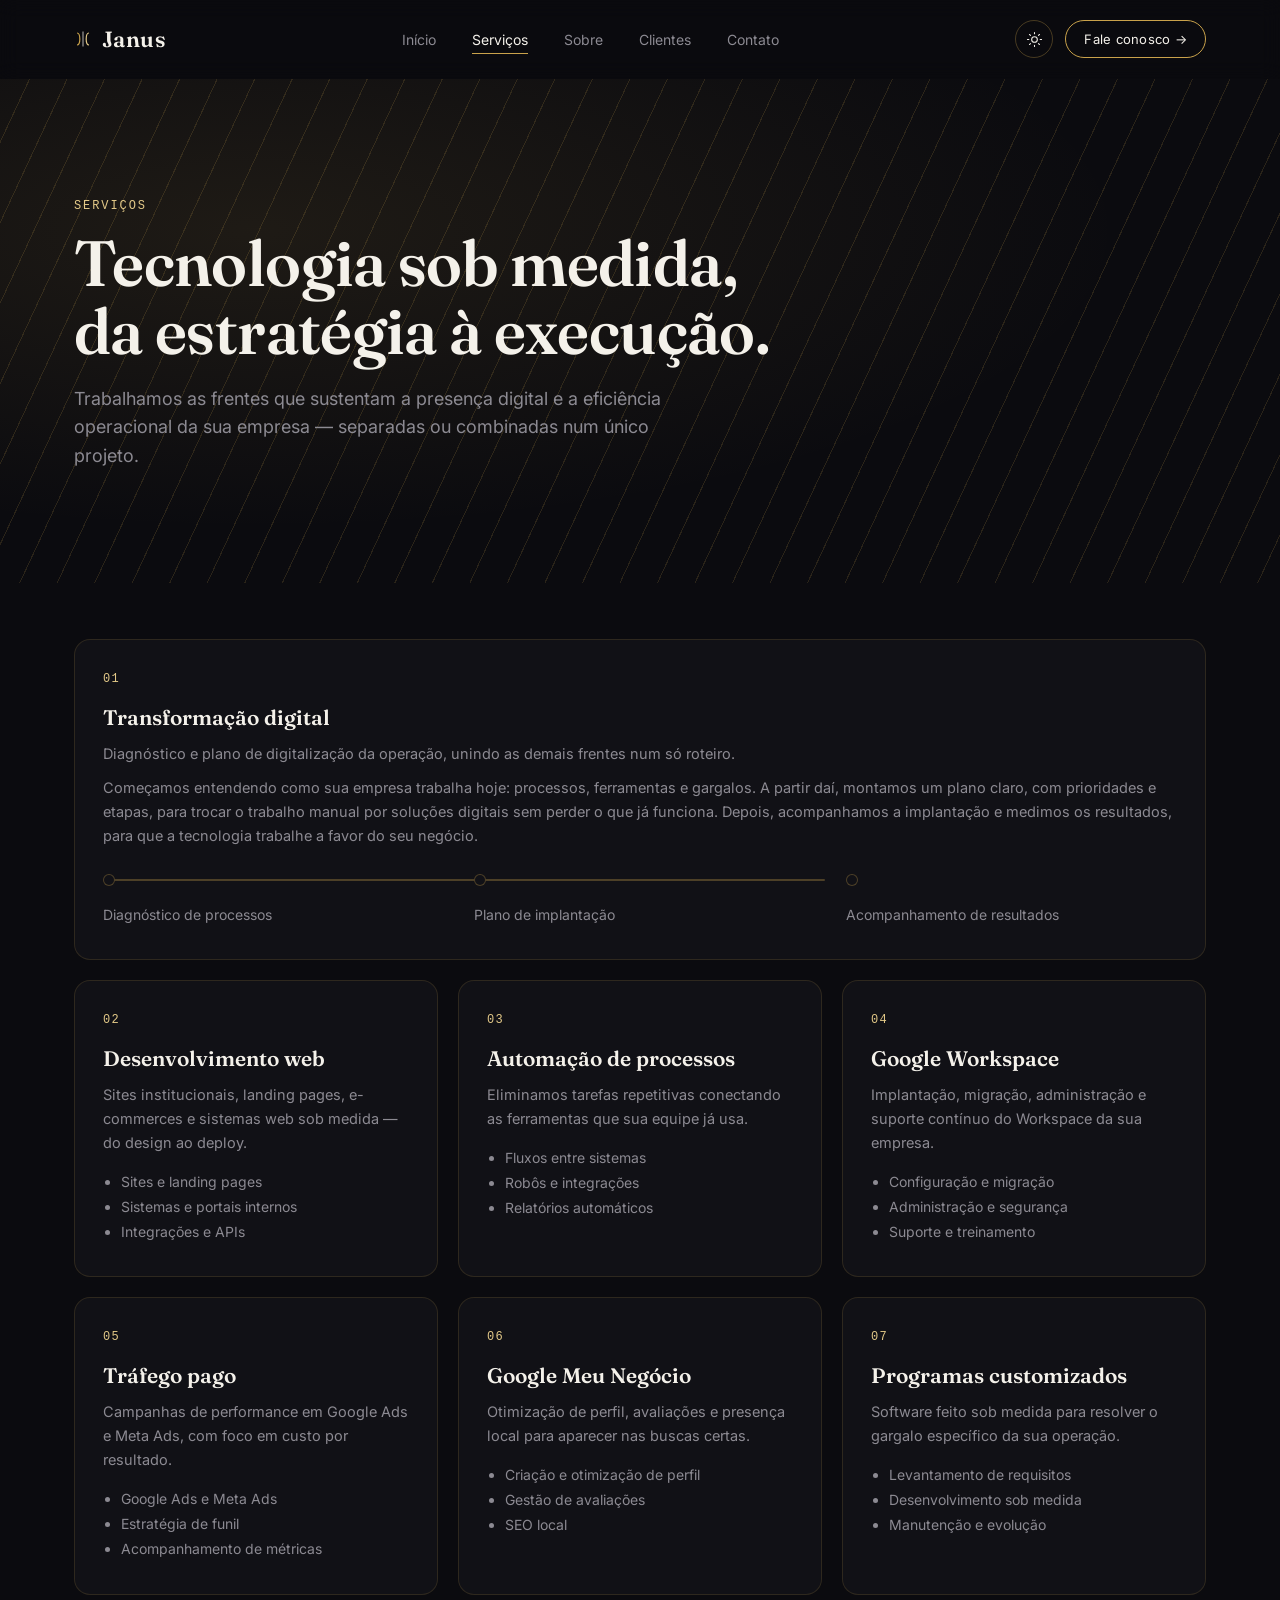
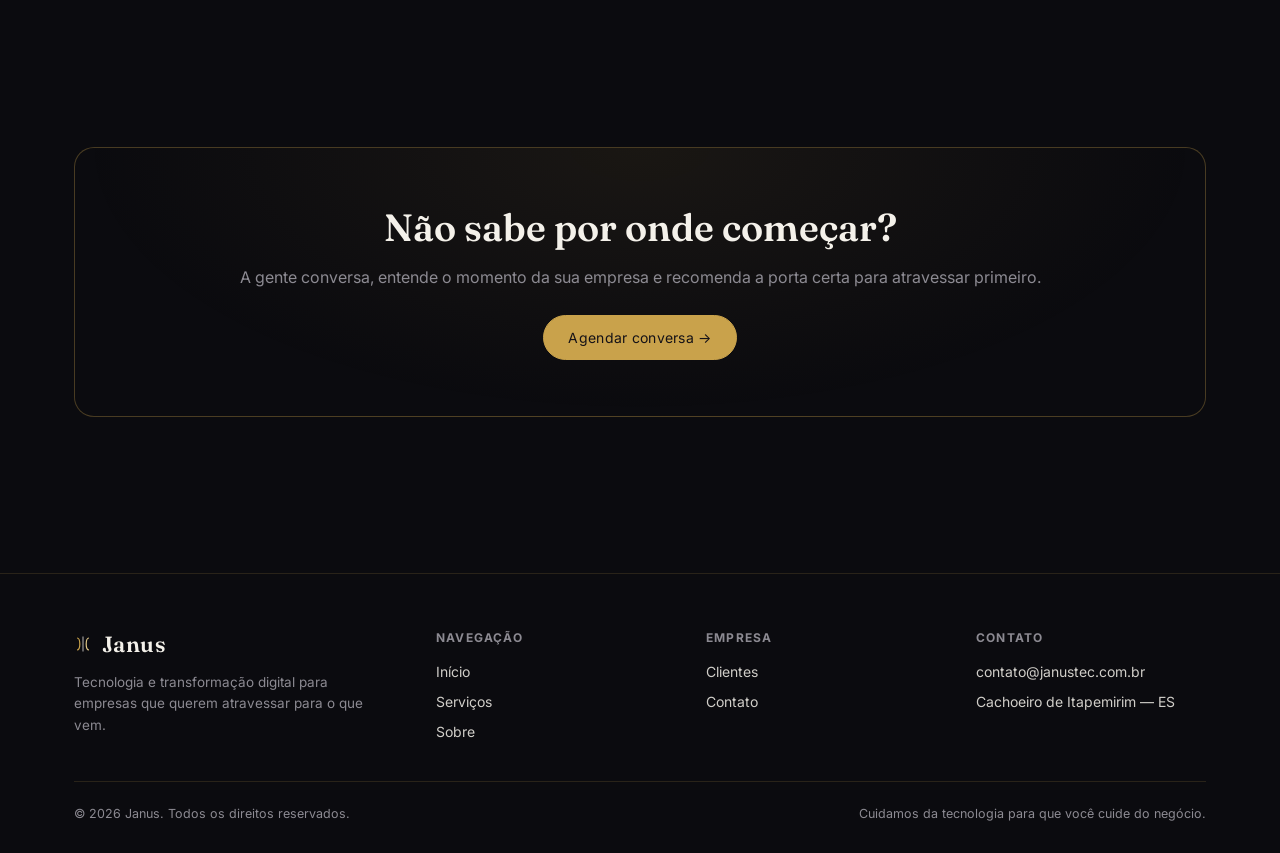
<file: servicos.html>
<!doctype html>
<html lang="pt-BR" data-theme="dark">
<script>(function(){try{var t=localStorage.getItem('janus-theme');if(t==='light'){document.documentElement.setAttribute('data-theme','light');}}catch(e){}})();</script>
<head>
<meta charset="utf-8">
<meta name="viewport" content="width=device-width, initial-scale=1">
<title>Serviços — Janus</title>
<meta name="description" content="Desenvolvimento web, automação de processos, Google Workspace, tráfego pago, Google Meu Negócio e programas customizados.">
<link rel="stylesheet" href="https://fonts.googleapis.com/css2?family=Fraunces:opsz,wght@9..144,500;9..144,600&family=Inter:wght@400;500;600&display=swap">
<link rel="icon" href="favicon.ico" sizes="32x32">
<link rel="icon" type="image/svg+xml" href="favicon.svg">
<link rel="icon" type="image/png" sizes="192x192" href="favicon-192.png">
<link rel="apple-touch-icon" href="apple-touch-icon.png">
<link rel="stylesheet" href="styles.css">
</head>
<body>

<header class="nav">
  <div class="nav-inner">
    <a href="./" class="logotype">
      <svg class="glyph" viewBox="0 0 24 24" fill="none" width="18" height="18">
        <path d="M4 4c5 0 5 16 0 16" stroke="#c9a24b" stroke-width="1.6"/>
        <path d="M20 4c-5 0-5 16 0 16" stroke="#e3c988" stroke-width="1.6"/>
        <line x1="12" y1="2" x2="12" y2="22" stroke="#f4f1ea" stroke-width="1"/>
      </svg>
      Janus
    </a>
    <ul class="nav-links">
      <li><a href="./">Início</a></li>
      <li><a href="servicos" class="active">Serviços</a></li>
      <li><a href="sobre">Sobre</a></li>
      <li><a href="clientes">Clientes</a></li>
      <li><a href="contato">Contato</a></li>
    </ul>
    <div class="nav-actions">
      <button class="theme-toggle" id="theme-toggle" type="button" aria-label="Alternar tema claro/escuro">
        <svg class="icon-sun" viewBox="0 0 24 24" fill="none" stroke="currentColor" stroke-width="1.5" stroke-linecap="round" stroke-linejoin="round">
          <circle cx="12" cy="12" r="4"/>
          <path d="M12 2v2M12 20v2M4.9 4.9l1.4 1.4M17.7 17.7l1.4 1.4M2 12h2M20 12h2M4.9 19.1l1.4-1.4M17.7 6.3l1.4-1.4"/>
        </svg>
        <svg class="icon-moon" viewBox="0 0 24 24" fill="none" stroke="currentColor" stroke-width="1.5" stroke-linecap="round" stroke-linejoin="round">
          <path d="M21 12.8A9 9 0 1 1 11.2 3 7 7 0 0 0 21 12.8Z"/>
        </svg>
      </button>
      <a href="contato" class="nav-cta">Fale conosco →</a>
      <button class="burger" aria-label="Abrir menu"><span></span><span></span><span></span></button>
    </div>
  </div>
</header>

<div class="mobile-menu">
  <div class="top">
    <span class="logotype">
      <svg class="glyph" viewBox="0 0 24 24" fill="none" width="18" height="18">
        <path d="M4 4c5 0 5 16 0 16" stroke="#c9a24b" stroke-width="1.6"/>
        <path d="M20 4c-5 0-5 16 0 16" stroke="#e3c988" stroke-width="1.6"/>
        <line x1="12" y1="2" x2="12" y2="22" stroke="#f4f1ea" stroke-width="1"/>
      </svg>
      Janus
    </span>
    <div style="display:flex; align-items:center; gap:10px">
      <button class="theme-toggle" id="theme-toggle-mobile" type="button" aria-label="Alternar tema claro/escuro">
        <svg class="icon-sun" viewBox="0 0 24 24" fill="none" stroke="currentColor" stroke-width="1.5" stroke-linecap="round" stroke-linejoin="round">
          <circle cx="12" cy="12" r="4"/>
          <path d="M12 2v2M12 20v2M4.9 4.9l1.4 1.4M17.7 17.7l1.4 1.4M2 12h2M20 12h2M4.9 19.1l1.4-1.4M17.7 6.3l1.4-1.4"/>
        </svg>
        <svg class="icon-moon" viewBox="0 0 24 24" fill="none" stroke="currentColor" stroke-width="1.5" stroke-linecap="round" stroke-linejoin="round">
          <path d="M21 12.8A9 9 0 1 1 11.2 3 7 7 0 0 0 21 12.8Z"/>
        </svg>
      </button>
      <button class="close" aria-label="Fechar menu">✕</button>
    </div>
  </div>
  <nav>
    <a href="./">Início</a>
    <a href="servicos">Serviços</a>
    <a href="sobre">Sobre</a>
    <a href="clientes">Clientes</a>
    <a href="contato">Contato</a>
  </nav>
  <a href="contato" class="btn solid cta">Fale conosco →</a>
</div>

<main>
  <section class="page-hero">
    <div class="wrap">
      <p class="eyebrow reveal">Serviços</p>
      <h1 class="reveal">Tecnologia sob medida, da estratégia à execução.</h1>
      <p class="lede reveal">Trabalhamos as frentes que sustentam a presença digital e a eficiência operacional da sua empresa — separadas ou combinadas num único projeto.</p>
    </div>
  </section>

  <section class="tight">
    <div class="wrap">
      <div class="grid cols-3">

        <div class="card wide reveal">
          <span class="num">01</span>
          <h3>Transformação digital</h3>
          <p>Diagnóstico e plano de digitalização da operação, unindo as demais frentes num só roteiro.</p>
          <p style="margin-top:10px">Começamos entendendo como sua empresa trabalha hoje: processos, ferramentas e gargalos. A partir daí, montamos um plano claro, com prioridades e etapas, para trocar o trabalho manual por soluções digitais sem perder o que já funciona. Depois, acompanhamos a implantação e medimos os resultados, para que a tecnologia trabalhe a favor do seu negócio.</p>
          <ul class="steps">
            <li>Diagnóstico de processos</li>
            <li>Plano de implantação</li>
            <li>Acompanhamento de resultados</li>
          </ul>
        </div>

        <div class="card reveal">
          <span class="num">02</span>
          <h3>Desenvolvimento web</h3>
          <p>Sites institucionais, landing pages, e-commerces e sistemas web sob medida — do design ao deploy.</p>
          <ul>
            <li>Sites e landing pages</li>
            <li>Sistemas e portais internos</li>
            <li>Integrações e APIs</li>
          </ul>
        </div>

        <div class="card reveal">
          <span class="num">03</span>
          <h3>Automação de processos</h3>
          <p>Eliminamos tarefas repetitivas conectando as ferramentas que sua equipe já usa.</p>
          <ul>
            <li>Fluxos entre sistemas</li>
            <li>Robôs e integrações</li>
            <li>Relatórios automáticos</li>
          </ul>
        </div>

        <div class="card reveal">
          <span class="num">04</span>
          <h3>Google Workspace</h3>
          <p>Implantação, migração, administração e suporte contínuo do Workspace da sua empresa.</p>
          <ul>
            <li>Configuração e migração</li>
            <li>Administração e segurança</li>
            <li>Suporte e treinamento</li>
          </ul>
        </div>

        <div class="card reveal">
          <span class="num">05</span>
          <h3>Tráfego pago</h3>
          <p>Campanhas de performance em Google Ads e Meta Ads, com foco em custo por resultado.</p>
          <ul>
            <li>Google Ads e Meta Ads</li>
            <li>Estratégia de funil</li>
            <li>Acompanhamento de métricas</li>
          </ul>
        </div>

        <div class="card reveal">
          <span class="num">06</span>
          <h3>Google Meu Negócio</h3>
          <p>Otimização de perfil, avaliações e presença local para aparecer nas buscas certas.</p>
          <ul>
            <li>Criação e otimização de perfil</li>
            <li>Gestão de avaliações</li>
            <li>SEO local</li>
          </ul>
        </div>

        <div class="card reveal">
          <span class="num">07</span>
          <h3>Programas customizados</h3>
          <p>Software feito sob medida para resolver o gargalo específico da sua operação.</p>
          <ul>
            <li>Levantamento de requisitos</li>
            <li>Desenvolvimento sob medida</li>
            <li>Manutenção e evolução</li>
          </ul>
        </div>

      </div>
    </div>
  </section>

  <section>
    <div class="wrap">
      <div class="cta-band reveal">
        <h2>Não sabe por onde começar?</h2>
        <p>A gente conversa, entende o momento da sua empresa e recomenda a porta certa para atravessar primeiro.</p>
        <div class="cta-row">
          <a href="contato" class="btn solid">Agendar conversa →</a>
        </div>
      </div>
    </div>
  </section>
</main>

<footer class="site-footer">
  <div class="wrap">
    <div class="footer-grid">
      <div class="footer-brand">
        <span class="logotype">
          <svg class="glyph" viewBox="0 0 24 24" fill="none" width="18" height="18">
            <path d="M4 4c5 0 5 16 0 16" stroke="#c9a24b" stroke-width="1.6"/>
            <path d="M20 4c-5 0-5 16 0 16" stroke="#e3c988" stroke-width="1.6"/>
            <line x1="12" y1="2" x2="12" y2="22" stroke="#f4f1ea" stroke-width="1"/>
          </svg>
          Janus
        </span>
        <p>Tecnologia e transformação digital para empresas que querem atravessar para o que vem.</p>
      </div>
      <div>
        <h5>Navegação</h5>
        <ul>
          <li><a href="./">Início</a></li>
          <li><a href="servicos">Serviços</a></li>
          <li><a href="sobre">Sobre</a></li>
        </ul>
      </div>
      <div>
        <h5>Empresa</h5>
        <ul>
          <li><a href="clientes">Clientes</a></li>
          <li><a href="contato">Contato</a></li>
        </ul>
      </div>
      <div>
        <h5>Contato</h5>
        <ul>
          <li><a href="mailto:contato@janustec.com.br">contato@janustec.com.br</a></li>
          <li><a href="#">Cachoeiro de Itapemirim — ES</a></li>
        </ul>
      </div>
    </div>
    <div class="footer-bottom">
      <span>© 2026 Janus. Todos os direitos reservados.</span>
      <span>Cuidamos da tecnologia para que você cuide do negócio.</span>
    </div>
  </div>
</footer>

<script src="script.js"></script>
</body>
</html>
</file>
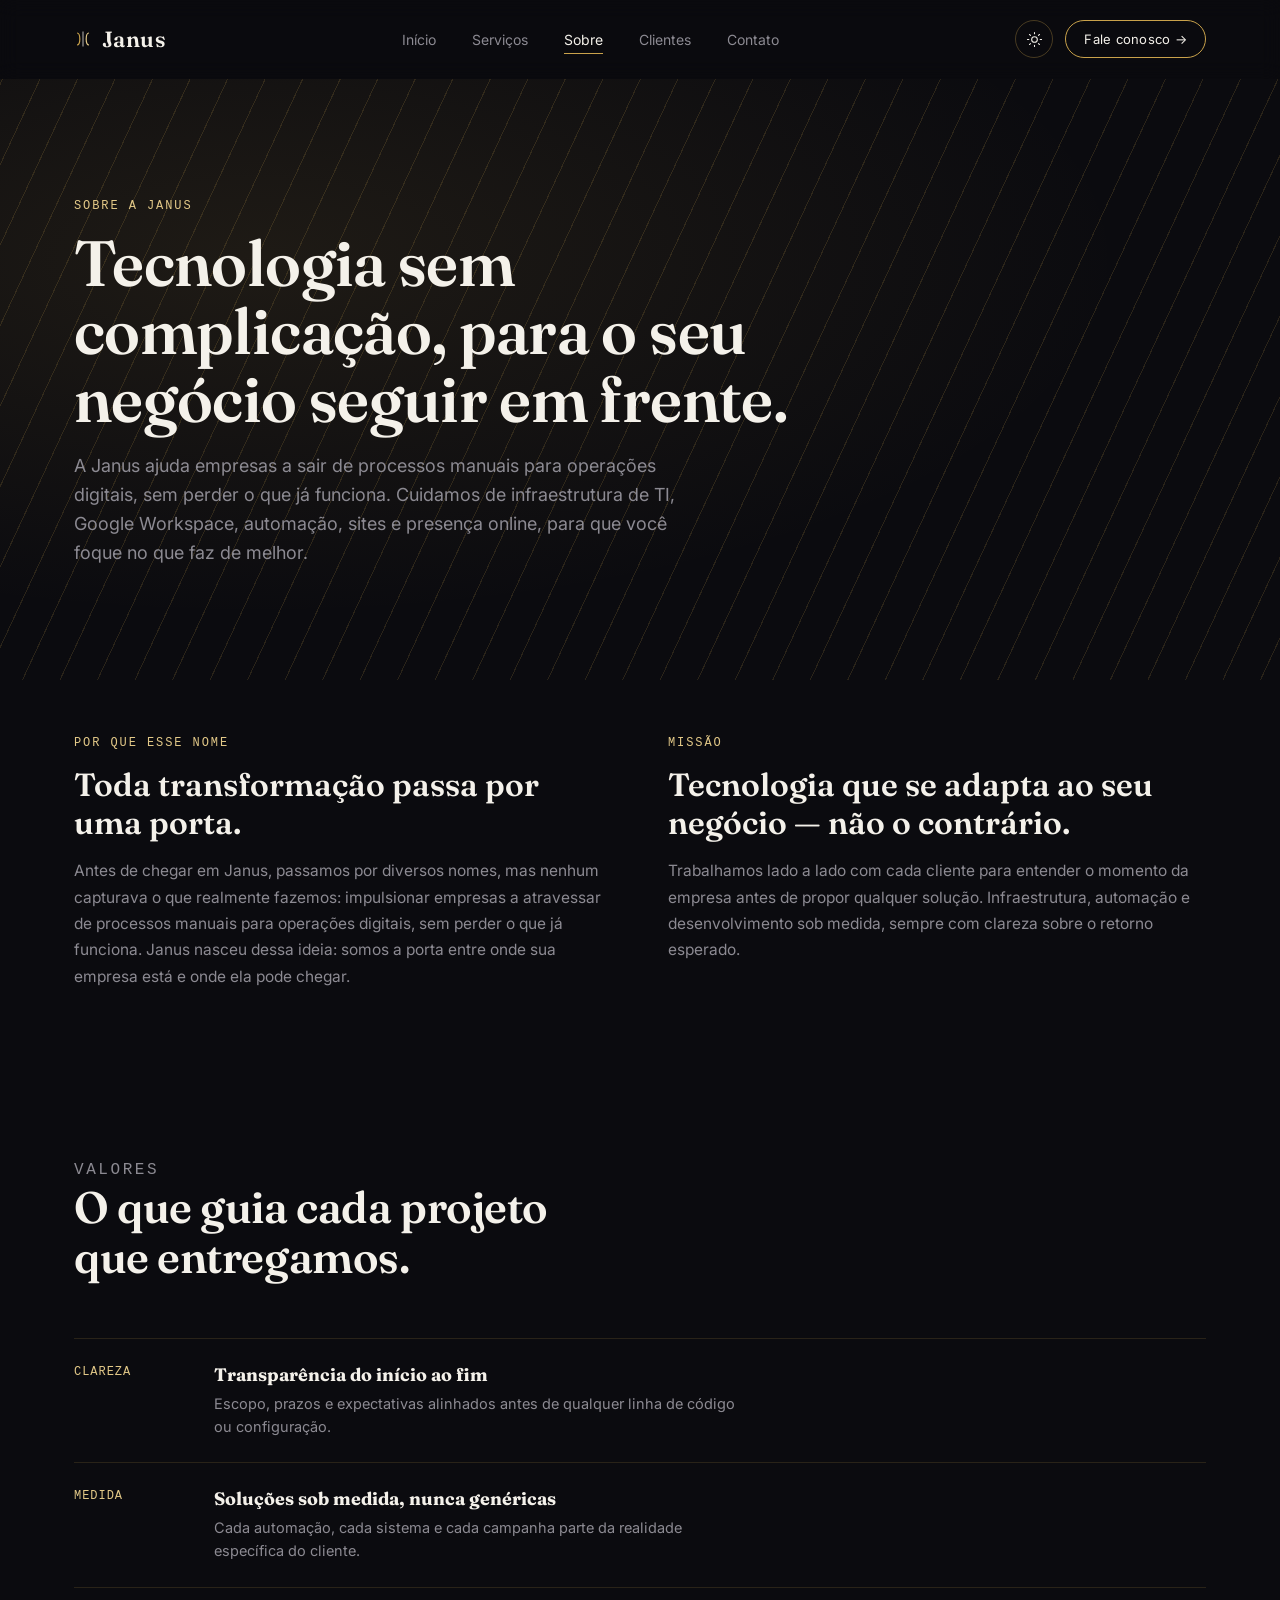
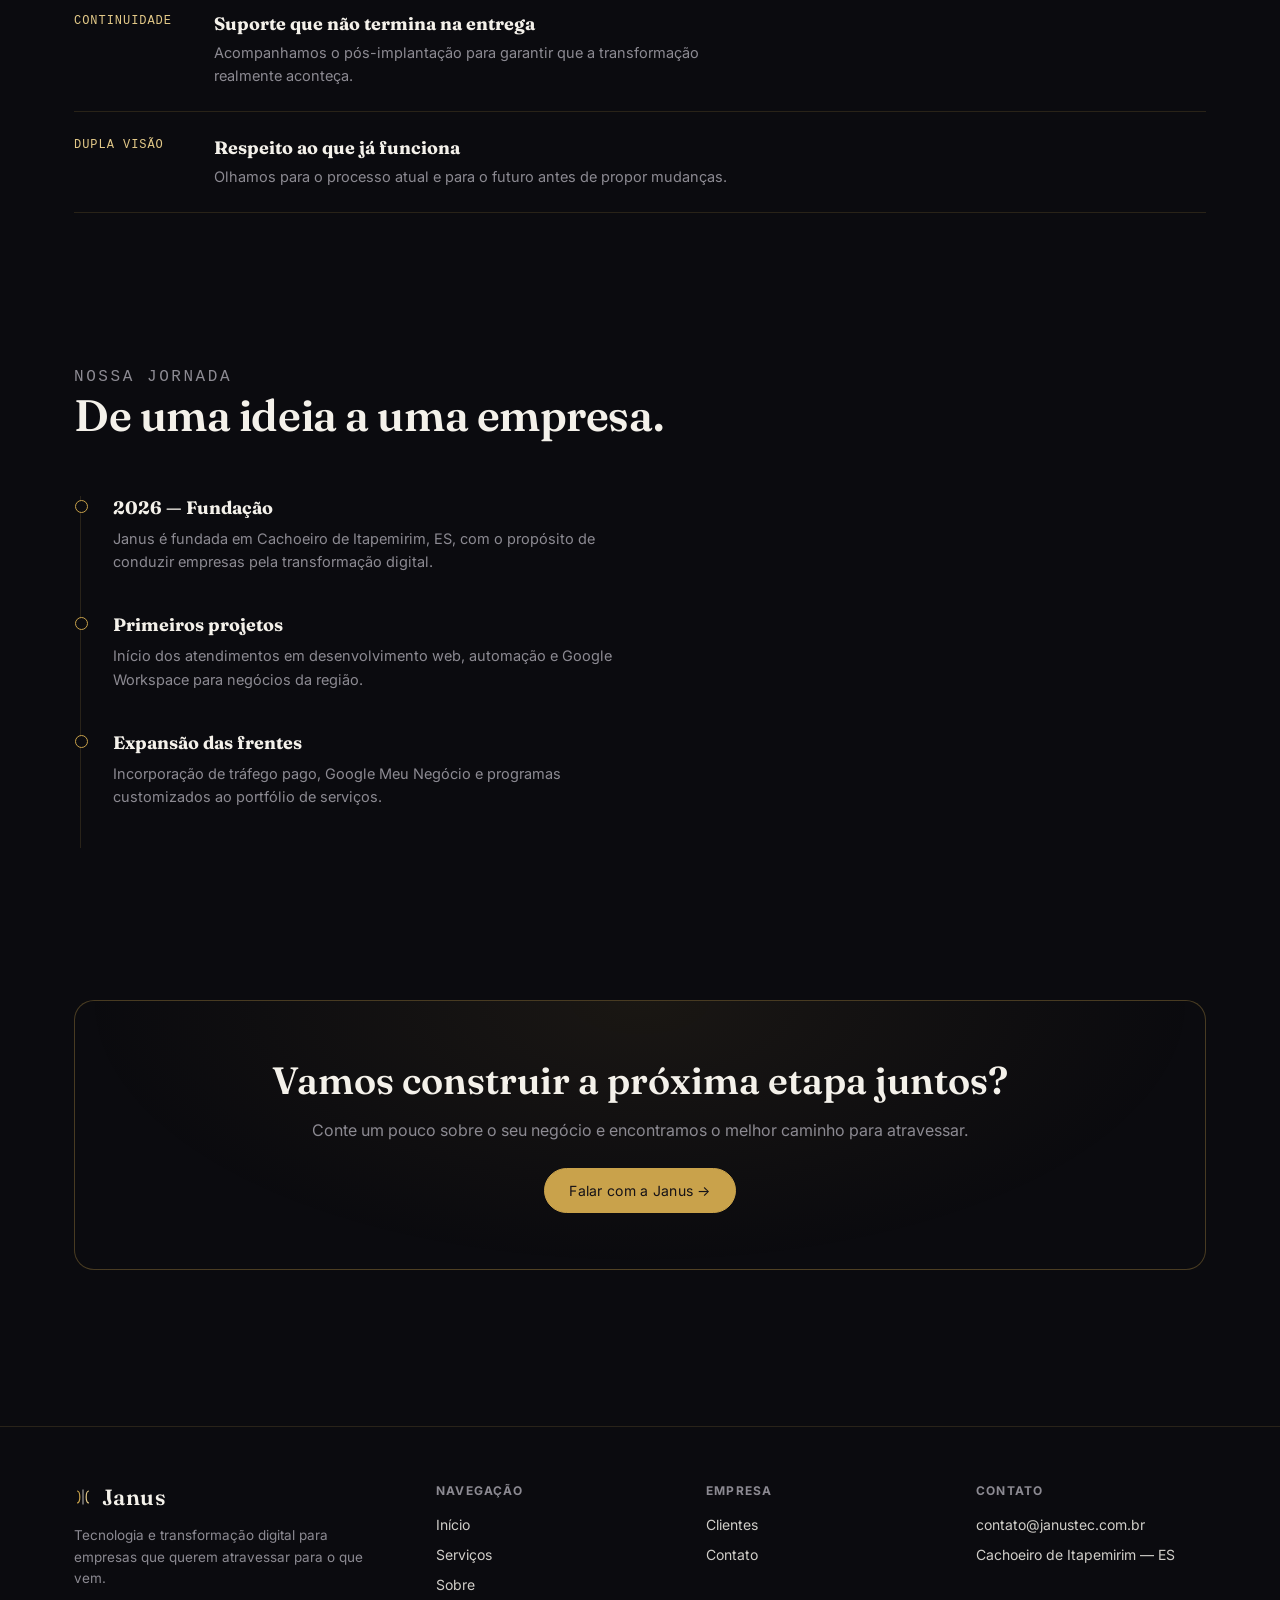
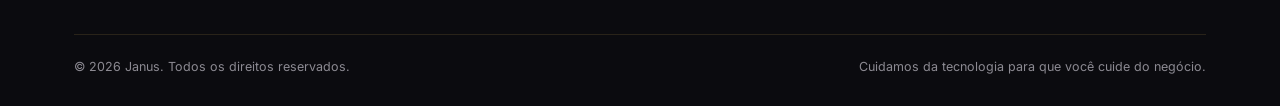
<file: sobre.html>
<!doctype html>
<html lang="pt-BR" data-theme="dark">
<script>(function(){try{var t=localStorage.getItem('janus-theme');if(t==='light'){document.documentElement.setAttribute('data-theme','light');}}catch(e){}})();</script>
<head>
<meta charset="utf-8">
<meta name="viewport" content="width=device-width, initial-scale=1">
<title>Sobre — Janus</title>
<meta name="description" content="Conheça a Janus: origem do nome, missão e os valores que guiam nosso trabalho em Cachoeiro de Itapemirim - ES.">
<link rel="stylesheet" href="https://fonts.googleapis.com/css2?family=Fraunces:opsz,wght@9..144,500;9..144,600&family=Inter:wght@400;500;600&display=swap">
<link rel="icon" href="favicon.ico" sizes="32x32">
<link rel="icon" type="image/svg+xml" href="favicon.svg">
<link rel="icon" type="image/png" sizes="192x192" href="favicon-192.png">
<link rel="apple-touch-icon" href="apple-touch-icon.png">
<link rel="stylesheet" href="styles.css">
</head>
<body>

<header class="nav">
  <div class="nav-inner">
    <a href="./" class="logotype">
      <svg class="glyph" viewBox="0 0 24 24" fill="none" width="18" height="18">
        <path d="M4 4c5 0 5 16 0 16" stroke="#c9a24b" stroke-width="1.6"/>
        <path d="M20 4c-5 0-5 16 0 16" stroke="#e3c988" stroke-width="1.6"/>
        <line x1="12" y1="2" x2="12" y2="22" stroke="#f4f1ea" stroke-width="1"/>
      </svg>
      Janus
    </a>
    <ul class="nav-links">
      <li><a href="./">Início</a></li>
      <li><a href="servicos">Serviços</a></li>
      <li><a href="sobre" class="active">Sobre</a></li>
      <li><a href="clientes">Clientes</a></li>
      <li><a href="contato">Contato</a></li>
    </ul>
    <div class="nav-actions">
      <button class="theme-toggle" id="theme-toggle" type="button" aria-label="Alternar tema claro/escuro">
        <svg class="icon-sun" viewBox="0 0 24 24" fill="none" stroke="currentColor" stroke-width="1.5" stroke-linecap="round" stroke-linejoin="round">
          <circle cx="12" cy="12" r="4"/>
          <path d="M12 2v2M12 20v2M4.9 4.9l1.4 1.4M17.7 17.7l1.4 1.4M2 12h2M20 12h2M4.9 19.1l1.4-1.4M17.7 6.3l1.4-1.4"/>
        </svg>
        <svg class="icon-moon" viewBox="0 0 24 24" fill="none" stroke="currentColor" stroke-width="1.5" stroke-linecap="round" stroke-linejoin="round">
          <path d="M21 12.8A9 9 0 1 1 11.2 3 7 7 0 0 0 21 12.8Z"/>
        </svg>
      </button>
      <a href="contato" class="nav-cta">Fale conosco →</a>
      <button class="burger" aria-label="Abrir menu"><span></span><span></span><span></span></button>
    </div>
  </div>
</header>

<div class="mobile-menu">
  <div class="top">
    <span class="logotype">
      <svg class="glyph" viewBox="0 0 24 24" fill="none" width="18" height="18">
        <path d="M4 4c5 0 5 16 0 16" stroke="#c9a24b" stroke-width="1.6"/>
        <path d="M20 4c-5 0-5 16 0 16" stroke="#e3c988" stroke-width="1.6"/>
        <line x1="12" y1="2" x2="12" y2="22" stroke="#f4f1ea" stroke-width="1"/>
      </svg>
      Janus
    </span>
    <div style="display:flex; align-items:center; gap:10px">
      <button class="theme-toggle" id="theme-toggle-mobile" type="button" aria-label="Alternar tema claro/escuro">
        <svg class="icon-sun" viewBox="0 0 24 24" fill="none" stroke="currentColor" stroke-width="1.5" stroke-linecap="round" stroke-linejoin="round">
          <circle cx="12" cy="12" r="4"/>
          <path d="M12 2v2M12 20v2M4.9 4.9l1.4 1.4M17.7 17.7l1.4 1.4M2 12h2M20 12h2M4.9 19.1l1.4-1.4M17.7 6.3l1.4-1.4"/>
        </svg>
        <svg class="icon-moon" viewBox="0 0 24 24" fill="none" stroke="currentColor" stroke-width="1.5" stroke-linecap="round" stroke-linejoin="round">
          <path d="M21 12.8A9 9 0 1 1 11.2 3 7 7 0 0 0 21 12.8Z"/>
        </svg>
      </button>
      <button class="close" aria-label="Fechar menu">✕</button>
    </div>
  </div>
  <nav>
    <a href="./">Início</a>
    <a href="servicos">Serviços</a>
    <a href="sobre">Sobre</a>
    <a href="clientes">Clientes</a>
    <a href="contato">Contato</a>
  </nav>
  <a href="contato" class="btn solid cta">Fale conosco →</a>
</div>

<main>
  <section class="page-hero">
    <div class="wrap">
      <p class="eyebrow reveal">Sobre a Janus</p>
      <h1 class="reveal">Tecnologia sem complicação, para o seu negócio seguir em frente.</h1>
      <p class="lede reveal">A Janus ajuda empresas a sair de processos manuais para operações digitais, sem perder o que já funciona. Cuidamos de infraestrutura de TI, Google Workspace, automação, sites e presença online, para que você foque no que faz de melhor.</p>
    </div>
  </section>

  <section class="tight">
    <div class="wrap">
      <div class="grid cols-2" style="align-items:start; gap:56px">
        <div class="reveal">
          <p class="eyebrow">Por que esse nome</p>
          <h2 style="font-family:'Fraunces',Georgia,serif; font-weight:600; font-size:clamp(24px,3vw,32px); line-height:1.2; margin:0 0 16px">Toda transformação passa por uma porta.</h2>
          <p style="color:var(--muted); font-size:15.5px; line-height:1.7">Antes de chegar em Janus, passamos por diversos nomes, mas nenhum capturava o que realmente fazemos: impulsionar empresas a atravessar de processos manuais para operações digitais, sem perder o que já funciona. Janus nasceu dessa ideia: somos a porta entre onde sua empresa está e onde ela pode chegar.</p>
        </div>
        <div class="reveal">
          <p class="eyebrow">Missão</p>
          <h2 style="font-family:'Fraunces',Georgia,serif; font-weight:600; font-size:clamp(24px,3vw,32px); line-height:1.2; margin:0 0 16px">Tecnologia que se adapta ao seu negócio — não o contrário.</h2>
          <p style="color:var(--muted); font-size:15.5px; line-height:1.7">Trabalhamos lado a lado com cada cliente para entender o momento da empresa antes de propor qualquer solução. Infraestrutura, automação e desenvolvimento sob medida, sempre com clareza sobre o retorno esperado.</p>
        </div>
      </div>
    </div>
  </section>

  <section>
    <div class="wrap">
      <div class="section-head reveal">
        <p class="eyebrow">Valores</p>
        <h2>O que guia cada projeto que entregamos.</h2>
      </div>
      <div>
        <div class="value-row reveal">
          <span class="tag">CLAREZA</span>
          <div class="body"><h4>Transparência do início ao fim</h4><p>Escopo, prazos e expectativas alinhados antes de qualquer linha de código ou configuração.</p></div>
        </div>
        <div class="value-row reveal">
          <span class="tag">MEDIDA</span>
          <div class="body"><h4>Soluções sob medida, nunca genéricas</h4><p>Cada automação, cada sistema e cada campanha parte da realidade específica do cliente.</p></div>
        </div>
        <div class="value-row reveal">
          <span class="tag">CONTINUIDADE</span>
          <div class="body"><h4>Suporte que não termina na entrega</h4><p>Acompanhamos o pós-implantação para garantir que a transformação realmente aconteça.</p></div>
        </div>
        <div class="value-row reveal">
          <span class="tag">DUPLA VISÃO</span>
          <div class="body"><h4>Respeito ao que já funciona</h4><p>Olhamos para o processo atual e para o futuro antes de propor mudanças.</p></div>
        </div>
      </div>
    </div>
  </section>

  <section class="tight">
    <div class="wrap">
      <div class="section-head reveal">
        <p class="eyebrow">Nossa jornada</p>
        <h2>De uma ideia a uma empresa.</h2>
      </div>
      <div class="timeline">
        <div class="item reveal">
          <h4>2026 — Fundação</h4>
          <p>Janus é fundada em Cachoeiro de Itapemirim, ES, com o propósito de conduzir empresas pela transformação digital.</p>
        </div>
        <div class="item reveal">
          <h4>Primeiros projetos</h4>
          <p>Início dos atendimentos em desenvolvimento web, automação e Google Workspace para negócios da região.</p>
        </div>
        <div class="item reveal">
          <h4>Expansão das frentes</h4>
          <p>Incorporação de tráfego pago, Google Meu Negócio e programas customizados ao portfólio de serviços.</p>
        </div>
      </div>
    </div>
  </section>

  <section>
    <div class="wrap">
      <div class="cta-band reveal">
        <h2>Vamos construir a próxima etapa juntos?</h2>
        <p>Conte um pouco sobre o seu negócio e encontramos o melhor caminho para atravessar.</p>
        <div class="cta-row">
          <a href="contato" class="btn solid">Falar com a Janus →</a>
        </div>
      </div>
    </div>
  </section>
</main>

<footer class="site-footer">
  <div class="wrap">
    <div class="footer-grid">
      <div class="footer-brand">
        <span class="logotype">
          <svg class="glyph" viewBox="0 0 24 24" fill="none" width="18" height="18">
            <path d="M4 4c5 0 5 16 0 16" stroke="#c9a24b" stroke-width="1.6"/>
            <path d="M20 4c-5 0-5 16 0 16" stroke="#e3c988" stroke-width="1.6"/>
            <line x1="12" y1="2" x2="12" y2="22" stroke="#f4f1ea" stroke-width="1"/>
          </svg>
          Janus
        </span>
        <p>Tecnologia e transformação digital para empresas que querem atravessar para o que vem.</p>
      </div>
      <div>
        <h5>Navegação</h5>
        <ul>
          <li><a href="./">Início</a></li>
          <li><a href="servicos">Serviços</a></li>
          <li><a href="sobre">Sobre</a></li>
        </ul>
      </div>
      <div>
        <h5>Empresa</h5>
        <ul>
          <li><a href="clientes">Clientes</a></li>
          <li><a href="contato">Contato</a></li>
        </ul>
      </div>
      <div>
        <h5>Contato</h5>
        <ul>
          <li><a href="mailto:contato@janustec.com.br">contato@janustec.com.br</a></li>
          <li><a href="#">Cachoeiro de Itapemirim — ES</a></li>
        </ul>
      </div>
    </div>
    <div class="footer-bottom">
      <span>© 2026 Janus. Todos os direitos reservados.</span>
      <span>Cuidamos da tecnologia para que você cuide do negócio.</span>
    </div>
  </div>
</footer>

<script src="script.js"></script>
</body>
</html>
</file>
<file: styles.css>
/* ===== Janus — Design System ===== */
:root{
  --bg:#0b0b0f;
  --bg-2:#111116;
  --bg-3:#16161d;
  --fg:#f4f1ea;
  --muted:#8c8a92;
  --gold:#c9a24b;
  --gold-soft:#e3c988;
  --line:rgba(201,162,75,0.16);
  --line-strong:rgba(201,162,75,0.32);
  color-scheme: dark;
  transition:background-color 260ms ease, color 260ms ease;
}

/* Light theme — applied when the visitor toggles it (persisted via localStorage) */
:root[data-theme="light"]{
  --bg:#f8f6f1;
  --bg-2:#ffffff;
  --bg-3:#f0ebe0;
  --fg:#201d18;
  --muted:#6b6459;
  --gold:#a97a28;
  --gold-soft:#8a621d;
  --line:rgba(150,105,30,0.18);
  --line-strong:rgba(150,105,30,0.35);
  color-scheme: light;
}

*{box-sizing:border-box}
html,body{height:100%}
body{
  margin:0;
  background:var(--bg);
  color:var(--fg);
  font-family:'Inter',system-ui,-apple-system,sans-serif;
  overflow-x:hidden;
  transition:background-color 260ms ease, color 260ms ease;
}

/* While the circular view-transition reveal is running, suspend the ordinary
   color transitions so they don't crossfade underneath the clip-path wipe */
:root.theme-switching,
:root.theme-switching body,
:root.theme-switching *{
  transition:none !important;
}

/* ---------- Theme switch animation (circular reveal from the toggle button) ---------- */
::view-transition-old(root),
::view-transition-new(root){
  animation:none;
  mix-blend-mode:normal;
}
::view-transition-old(root){ z-index:1 }
::view-transition-new(root){ z-index:2 }
a{color:inherit; text-decoration:none}
img{max-width:100%; display:block}
button{font-family:inherit}

.wrap{max-width:1180px; margin-inline:auto; padding-inline:24px}

/* ---------- Nav ---------- */
header.nav{
  position:sticky; top:0;
  display:flex; align-items:center; justify-content:space-between;
  padding-block:20px;
  z-index:40;
  background:rgba(11,11,15,0.72);
  backdrop-filter:blur(10px);
  border-bottom:1px solid transparent;
  transition:border-color 200ms ease;
  /* Nav bar always keeps the dark-theme palette, regardless of --bg/--fg below */
  --fg:#f4f1ea;
  --muted:#8c8a92;
  --line:rgba(201,162,75,0.16);
  --line-strong:rgba(201,162,75,0.32);
  --bg-3:#16161d;
  color:var(--fg);
}
header.nav.scrolled{ border-bottom-color:var(--line) }
/* Keep the nav bar itself solid dark even in light theme (avoid the 72%-opacity
   overlay blending lighter against the light page background behind it) */
:root[data-theme="light"] header.nav{ background:rgba(11,11,15,0.86) }
.nav-inner{
  max-width:1180px; margin-inline:auto; padding-inline:24px;
  display:flex; align-items:center; justify-content:space-between;
  width:100%;
}
.logotype{
  font-family:'Fraunces',Georgia,serif;
  font-weight:600;
  font-size:22px;
  letter-spacing:0.02em;
  color:var(--fg);
  display:flex; align-items:center; gap:10px;
}
.logotype .glyph{ width:18px; height:18px; display:inline-block }

.nav-links{
  display:flex; align-items:center; gap:36px;
  list-style:none; margin:0; padding:0;
}
.nav-links a{
  font-size:14px; color:var(--muted);
  transition:color 160ms ease;
  position:relative;
}
.nav-links a:hover, .nav-links a.active{ color:var(--fg) }
.nav-links a.active::after{
  content:""; position:absolute; left:0; right:0; bottom:-6px; height:1px;
  background:var(--gold);
}
.nav-cta{
  display:inline-flex; align-items:center; gap:8px;
  padding:10px 18px;
  border:1px solid var(--gold);
  border-radius:999px;
  font-size:13px; letter-spacing:0.02em;
  background:transparent;
  transition:background 200ms ease, color 200ms ease;
}
.nav-cta:hover{ background:var(--gold); color:#151217 }

/* ---------- Theme toggle ---------- */
.theme-toggle{
  display:inline-flex; align-items:center; justify-content:center;
  width:38px; height:38px; flex:none;
  border:1px solid var(--line-strong);
  border-radius:50%;
  background:transparent;
  color:var(--fg);
  cursor:pointer;
  transition:border-color 160ms ease, background 160ms ease;
}
.theme-toggle:hover{ border-color:var(--gold); background:var(--bg-3) }
.theme-toggle svg{ width:17px; height:17px }
.theme-toggle .icon-moon{ display:none }
:root[data-theme="light"] .theme-toggle .icon-sun{ display:none }
:root[data-theme="light"] .theme-toggle .icon-moon{ display:block }
.nav-actions{ display:flex; align-items:center; gap:12px }

/* Keep the Janus glyph's vertical line legible in both themes */
.logotype svg line{ stroke:var(--fg) }

.burger{
  display:none; flex-direction:column; gap:5px; cursor:pointer;
  background:none; border:0; padding:8px; margin:-8px;
}
.burger span{width:22px; height:1px; background:var(--fg); display:block}

.mobile-menu{
  display:none;
  position:fixed; inset:0; z-index:60;
  background:var(--bg);
  flex-direction:column;
  padding:24px;
  transform:translateY(-100%);
  transition:transform 320ms cubic-bezier(.2,.7,.2,1);
}
.mobile-menu.open{ transform:translateY(0) }
.mobile-menu .top{ display:flex; align-items:center; justify-content:space-between; margin-bottom:48px }
.mobile-menu .close{ background:none; border:0; color:var(--fg); font-size:22px; cursor:pointer; padding:8px; margin:-8px }
.mobile-menu nav{ display:flex; flex-direction:column; gap:6px }
.mobile-menu nav a{
  font-family:'Fraunces',Georgia,serif; font-size:32px; font-weight:500;
  color:var(--fg); padding-block:14px; border-bottom:1px solid var(--line);
}
.mobile-menu .cta{ margin-top:auto }

/* ---------- Buttons ---------- */
.btn{
  display:inline-flex; align-items:center; gap:10px;
  padding:13px 24px;
  border-radius:999px;
  font-size:14px; letter-spacing:0.02em;
  cursor:pointer;
  border:1px solid var(--gold);
  background:transparent; color:var(--fg);
  transition:background 200ms ease, color 200ms ease, transform 160ms ease;
}
.btn:hover{ background:var(--gold); color:#151217 }
.btn.solid{ background:var(--gold); color:#151217 }
.btn.solid:hover{ background:var(--gold-soft); border-color:var(--gold-soft) }
.btn.ghost{ border-color:var(--line-strong); color:var(--muted) }
.btn.ghost:hover{ background:var(--bg-3); color:var(--fg) }

/* ---------- Eyebrow / section headers ---------- */
.eyebrow{
  font-family:ui-monospace,'SF Mono',Consolas,monospace;
  font-size:12px; letter-spacing:0.16em; text-transform:uppercase;
  color:var(--gold-soft);
  margin:0 0 16px;
}
.section-head{ max-width:640px; margin-bottom:56px }
.section-head h2{
  font-family:'Fraunces',Georgia,serif; font-weight:600;
  font-size:clamp(28px,4.2vw,44px);
  line-height:1.12; letter-spacing:-0.01em;
  margin:0 0 16px;
  text-wrap:balance;
}
.section-head p{ font-size:16px; line-height:1.6; color:var(--muted); margin:0; max-width:52ch }

section{ padding-block:96px }
section.tight{ padding-block:56px }
@media (max-width:720px){
  section{ padding-block:64px }
}

/* ---------- Hero (page headers) ---------- */
.page-hero{
  position:relative;
  padding-block:120px 80px;
  isolation:isolate;
  overflow:hidden;
}
.page-hero::before{
  content:"";
  position:absolute; inset:-60%;
  background:repeating-linear-gradient(115deg, var(--line) 0px, var(--line) 1px, transparent 1px, transparent 34px);
  animation:drift 26s linear infinite;
  z-index:-1;
}
.page-hero::after{
  content:"";
  position:absolute; inset:0;
  background:radial-gradient(ellipse at 20% 30%, rgba(201,162,75,0.10), transparent 60%);
  z-index:-1;
}
@keyframes drift{
  from{ transform:translate3d(0,0,0) }
  to{ transform:translate3d(-120px,80px,0) }
}
.page-hero h1{
  font-family:'Fraunces',Georgia,serif; font-weight:600;
  font-size:clamp(34px,6vw,64px);
  line-height:1.06; letter-spacing:-0.01em;
  margin:0 0 20px; max-width:820px;
  text-wrap:balance;
}
.page-hero p.lede{
  font-size:18px; line-height:1.6; color:var(--muted);
  max-width:56ch; margin:0 0 32px;
}
.page-hero .cta-row{ display:flex; gap:14px; flex-wrap:wrap }

/* ---------- Cards / grids ---------- */
.grid{ display:grid; gap:20px }
.grid.cols-3{ grid-template-columns:repeat(3,1fr) }
.grid.cols-2{ grid-template-columns:repeat(2,1fr) }
@media (max-width:900px){
  .grid.cols-3{ grid-template-columns:1fr 1fr }
}
@media (max-width:640px){
  .grid.cols-3, .grid.cols-2{ grid-template-columns:1fr }
}

.card{
  background:var(--bg-2);
  border:1px solid var(--line);
  border-radius:16px;
  padding:32px 28px;
  transition:border-color 200ms ease, transform 200ms ease;
}
.card:hover{ border-color:var(--line-strong); transform:translateY(-2px) }
.card .num{
  font-family:ui-monospace,'SF Mono',Consolas,monospace;
  font-size:12px; color:var(--gold-soft); letter-spacing:0.1em;
  margin-bottom:18px; display:block;
}
.card h3{
  font-family:'Fraunces',Georgia,serif; font-weight:600;
  font-size:21px; margin:0 0 12px;
}
.card p{ font-size:14.5px; line-height:1.65; color:var(--muted); margin:0 }
.card ul{ margin:14px 0 0; padding-left:18px; color:var(--muted); font-size:14px; line-height:1.8 }
/* Card em retângulo: ocupa toda a largura da grade (alinhado às 3 colunas) */
.card.wide{ grid-column:1 / -1 }
.card.wide ul{ columns:3; column-gap:40px }
.card.wide ul li{ break-inside:avoid }
@media (max-width:900px){ .card.wide ul{ columns:1 } }

/* Linha do tempo animada: Diagnóstico → Plano → Acompanhamento */
.card ul.steps{
  list-style:none; columns:auto; padding:0; margin:26px 0 0;
  display:grid; grid-template-columns:repeat(3,1fr); position:relative;
}
.steps li{ position:relative; padding-top:28px; padding-right:16px }
.steps::before, .steps::after{
  content:""; position:absolute; top:5px; left:6px; height:2px;
  width:calc(66.666% - 0px); border-radius:2px;
}
.steps::before{ background:var(--line-strong) }
.steps::after{
  background:linear-gradient(90deg,var(--gold),var(--gold-soft));
  transform-origin:left center; transform:scaleX(0);
}
.steps li::before{
  content:""; position:absolute; top:0; left:0; width:12px; height:12px; border-radius:50%;
  background:var(--bg-2); border:1.5px solid var(--line-strong); box-sizing:border-box;
}
.card.in .steps::after{ animation:stepLine 8s ease-in-out infinite }
.card.in .steps li:nth-child(1)::before{ animation:stepDot1 8s ease-in-out infinite }
.card.in .steps li:nth-child(2)::before{ animation:stepDot2 8s ease-in-out infinite }
.card.in .steps li:nth-child(3)::before{ animation:stepDot3 8s ease-in-out infinite }
@keyframes stepLine{
  0%{ transform:scaleX(0); opacity:1 }
  60%{ transform:scaleX(1) }
  90%{ transform:scaleX(1); opacity:1 }
  100%{ transform:scaleX(1); opacity:0 }
}
@keyframes stepDot1{
  0%{ background:var(--bg-2); border-color:var(--line-strong); box-shadow:none }
  3%,90%{ background:var(--gold); border-color:var(--gold); box-shadow:0 0 0 4px rgba(201,162,75,.18) }
  100%{ background:var(--bg-2); border-color:var(--line-strong); box-shadow:none }
}
@keyframes stepDot2{
  0%,27%{ background:var(--bg-2); border-color:var(--line-strong); box-shadow:none }
  31%,90%{ background:var(--gold); border-color:var(--gold); box-shadow:0 0 0 4px rgba(201,162,75,.18) }
  100%{ background:var(--bg-2); border-color:var(--line-strong); box-shadow:none }
}
@keyframes stepDot3{
  0%,57%{ background:var(--bg-2); border-color:var(--line-strong); box-shadow:none }
  61%,90%{ background:var(--gold); border-color:var(--gold); box-shadow:0 0 0 4px rgba(201,162,75,.18) }
  100%{ background:var(--bg-2); border-color:var(--line-strong); box-shadow:none }
}
@media (max-width:900px){
  .card ul.steps{ grid-template-columns:1fr; row-gap:18px }
  .steps li{ padding:0 0 0 30px }
  .steps::before, .steps::after{ top:6px; left:5px; width:2px; height:calc(100% - 28px) }
  .steps::after{ transform-origin:center top; transform:scaleY(0) }
  .card.in .steps::after{ animation-name:stepLineV }
  .steps li::before{ top:3px }
}
@keyframes stepLineV{
  0%{ transform:scaleY(0); opacity:1 }
  60%{ transform:scaleY(1) }
  90%{ transform:scaleY(1); opacity:1 }
  100%{ transform:scaleY(1); opacity:0 }
}
@media (prefers-reduced-motion:reduce){
  .card.in .steps::after, .card.in .steps li::before{ animation:none !important }
  .steps::after{ transform:none }
  .steps li::before{ background:var(--gold); border-color:var(--gold) }
}

/* ---------- Stats ---------- */
.stats{
  display:grid; grid-template-columns:repeat(4,1fr); gap:24px;
  border-top:1px solid var(--line); border-bottom:1px solid var(--line);
  padding-block:40px;
}
.stat b{
  display:block; font-family:'Fraunces',Georgia,serif; font-weight:600;
  font-size:clamp(26px,3.4vw,40px); color:var(--gold-soft);
}
.stat span{ font-size:13px; color:var(--muted) }
@media (max-width:720px){
  .stats{ grid-template-columns:1fr 1fr; row-gap:28px }
}

/* ---------- Quote / testimonial ---------- */
.quote-card{
  background:var(--bg-2); border:1px solid var(--line); border-radius:16px;
  padding:36px 32px; display:flex; flex-direction:column; gap:20px;
}
.quote-card p.q{
  font-family:'Fraunces',Georgia,serif; font-size:19px; line-height:1.5;
  font-weight:500; margin:0; color:var(--fg);
}
.quote-card .who{ display:flex; align-items:center; gap:12px; margin-top:auto }
.quote-card .avatar{
  width:38px; height:38px; border-radius:50%;
  background:linear-gradient(135deg,var(--gold),var(--gold-soft));
  display:flex; align-items:center; justify-content:center;
  color:#151217; font-weight:600; font-size:14px; flex:none;
}
.quote-card .name{ font-size:14px; color:var(--fg) }
.quote-card .role{ font-size:12.5px; color:var(--muted) }

/* ---------- Logos strip ---------- */
.logos-strip{
  display:flex; flex-wrap:wrap; gap:40px; align-items:center; justify-content:space-between;
  padding-block:32px; opacity:0.9;
}
.logos-strip img{ filter:grayscale(1) brightness(1.6); opacity:0.85; transition:opacity 200ms ease, filter 200ms ease }
.logos-strip img:hover{ filter:none; opacity:1 }
/* The brighten-up filter is tuned for the dark background — on light theme it
   washes the logo out to near-invisible, so darken it for contrast instead */
:root[data-theme="light"] .logos-strip img{ filter:grayscale(1) brightness(0.45) contrast(1.15) }
:root[data-theme="light"] .logos-strip img:hover{ filter:none }
.logos-strip span{
  font-family:'Fraunces',Georgia,serif; font-size:17px; color:var(--muted);
  letter-spacing:0.02em;
}

/* ---------- Timeline (sobre) ---------- */
.timeline{ display:flex; flex-direction:column; gap:0; border-left:1px solid var(--line); margin-left:6px }
.timeline .item{ position:relative; padding:0 0 40px 32px }
.timeline .item::before{
  content:""; position:absolute; left:-6.5px; top:4px; width:11px; height:11px;
  border-radius:50%; background:var(--bg); border:1.5px solid var(--gold);
}
.timeline .item h4{ font-family:'Fraunces',Georgia,serif; font-size:18px; margin:0 0 8px; color:var(--fg) }
.timeline .item p{ font-size:14.5px; color:var(--muted); line-height:1.6; margin:0; max-width:56ch }

/* ---------- Values grid (sobre) ---------- */
.value-row{
  display:flex; gap:20px; padding-block:24px; border-top:1px solid var(--line);
}
.value-row:last-child{ border-bottom:1px solid var(--line) }
.value-row .tag{
  flex:none; width:120px;
  font-family:ui-monospace,'SF Mono',Consolas,monospace;
  font-size:12px; color:var(--gold-soft); letter-spacing:0.08em; padding-top:2px;
}
.value-row .body h4{ font-family:'Fraunces',Georgia,serif; font-size:18px; margin:0 0 6px }
.value-row .body p{ font-size:14.5px; color:var(--muted); line-height:1.6; margin:0; max-width:60ch }

/* ---------- CTA band ---------- */
.cta-band{
  border:1px solid var(--line-strong); border-radius:20px;
  padding:56px 48px; text-align:center;
  background:radial-gradient(ellipse at 50% 0%, rgba(201,162,75,0.08), transparent 70%);
}
.cta-band h2{
  font-family:'Fraunces',Georgia,serif; font-weight:600;
  font-size:clamp(26px,4vw,38px); margin:0 0 16px;
}
.cta-band p{ color:var(--muted); font-size:16px; margin:0 0 28px }
.cta-band .cta-row{ display:flex; gap:14px; justify-content:center; flex-wrap:wrap }
@media (max-width:600px){
  .cta-band{ padding:40px 24px }
}

/* ---------- Forms (contato) ---------- */
.form-grid{ display:grid; grid-template-columns:1.1fr 0.9fr; gap:56px; align-items:start }
@media (max-width:880px){ .form-grid{ grid-template-columns:1fr } }

.field{ margin-bottom:20px }
.field label{
  display:block; font-size:12.5px; letter-spacing:0.04em; color:var(--muted);
  margin-bottom:8px; text-transform:uppercase;
}
.field input, .field textarea, .field select{
  width:100%; background:var(--bg-2); border:1px solid var(--line);
  border-radius:10px; padding:13px 16px; color:var(--fg);
  font-family:inherit; font-size:14.5px; outline:none;
  transition:border-color 160ms ease;
}
.field input:focus, .field textarea:focus, .field select:focus{ border-color:var(--gold) }
.field textarea{ resize:vertical; min-height:120px }
.field-row{ display:grid; grid-template-columns:1fr 1fr; gap:16px }
@media (max-width:480px){ .field-row{ grid-template-columns:1fr } }

.contact-info .item{ display:flex; gap:16px; padding-block:18px; border-top:1px solid var(--line) }
.contact-info .item:last-child{ border-bottom:1px solid var(--line) }
.contact-info .item .ico{
  width:38px; height:38px; border-radius:10px; flex:none;
  border:1px solid var(--line-strong); display:flex; align-items:center; justify-content:center;
  color:var(--gold-soft);
}
.contact-info .item h4{ font-size:14px; margin:0 0 4px; color:var(--fg) }
.contact-info .item p{ font-size:13.5px; color:var(--muted); margin:0; line-height:1.5 }

/* ---------- Footer ---------- */
footer.site-footer{
  border-top:1px solid var(--line);
  padding-block:56px 32px;
  margin-top:60px;
}
.footer-grid{
  display:grid; grid-template-columns:1.4fr 1fr 1fr 1fr; gap:40px;
  padding-bottom:40px;
}
@media (max-width:800px){
  .footer-grid{ grid-template-columns:1fr 1fr; row-gap:32px }
}
.footer-grid h5{
  font-size:12px; letter-spacing:0.1em; text-transform:uppercase; color:var(--muted);
  margin:0 0 16px;
}
.footer-grid ul{ list-style:none; margin:0; padding:0; display:flex; flex-direction:column; gap:10px }
.footer-grid ul a{ font-size:14px; color:var(--fg); opacity:0.85 }
.footer-grid ul a:hover{ opacity:1; color:var(--gold-soft) }
.footer-brand .logotype{ margin-bottom:14px }
.footer-brand p{ font-size:13.5px; color:var(--muted); line-height:1.6; max-width:34ch; margin:0 }
.footer-bottom{
  display:flex; align-items:center; justify-content:space-between; flex-wrap:wrap; gap:12px;
  padding-top:24px; border-top:1px solid var(--line);
  font-size:12.5px; color:var(--muted);
}

/* ---------- Reveal-on-load ---------- */
.reveal{ opacity:0; transform:translateY(14px) }
.reveal.in{ animation:up 720ms cubic-bezier(.2,.7,.2,1) forwards; }
@keyframes up{ to{ opacity:1; transform:translateY(0) } }

@media (prefers-reduced-motion: reduce){
  .page-hero::before{ animation:none }
  .reveal, .reveal.in{ animation:none; opacity:1; transform:none }
}

@media (max-width:860px){
  .nav-links{ display:none }
  .burger{ display:flex }
  .nav-actions .nav-cta{ display:none }
}
</file>
